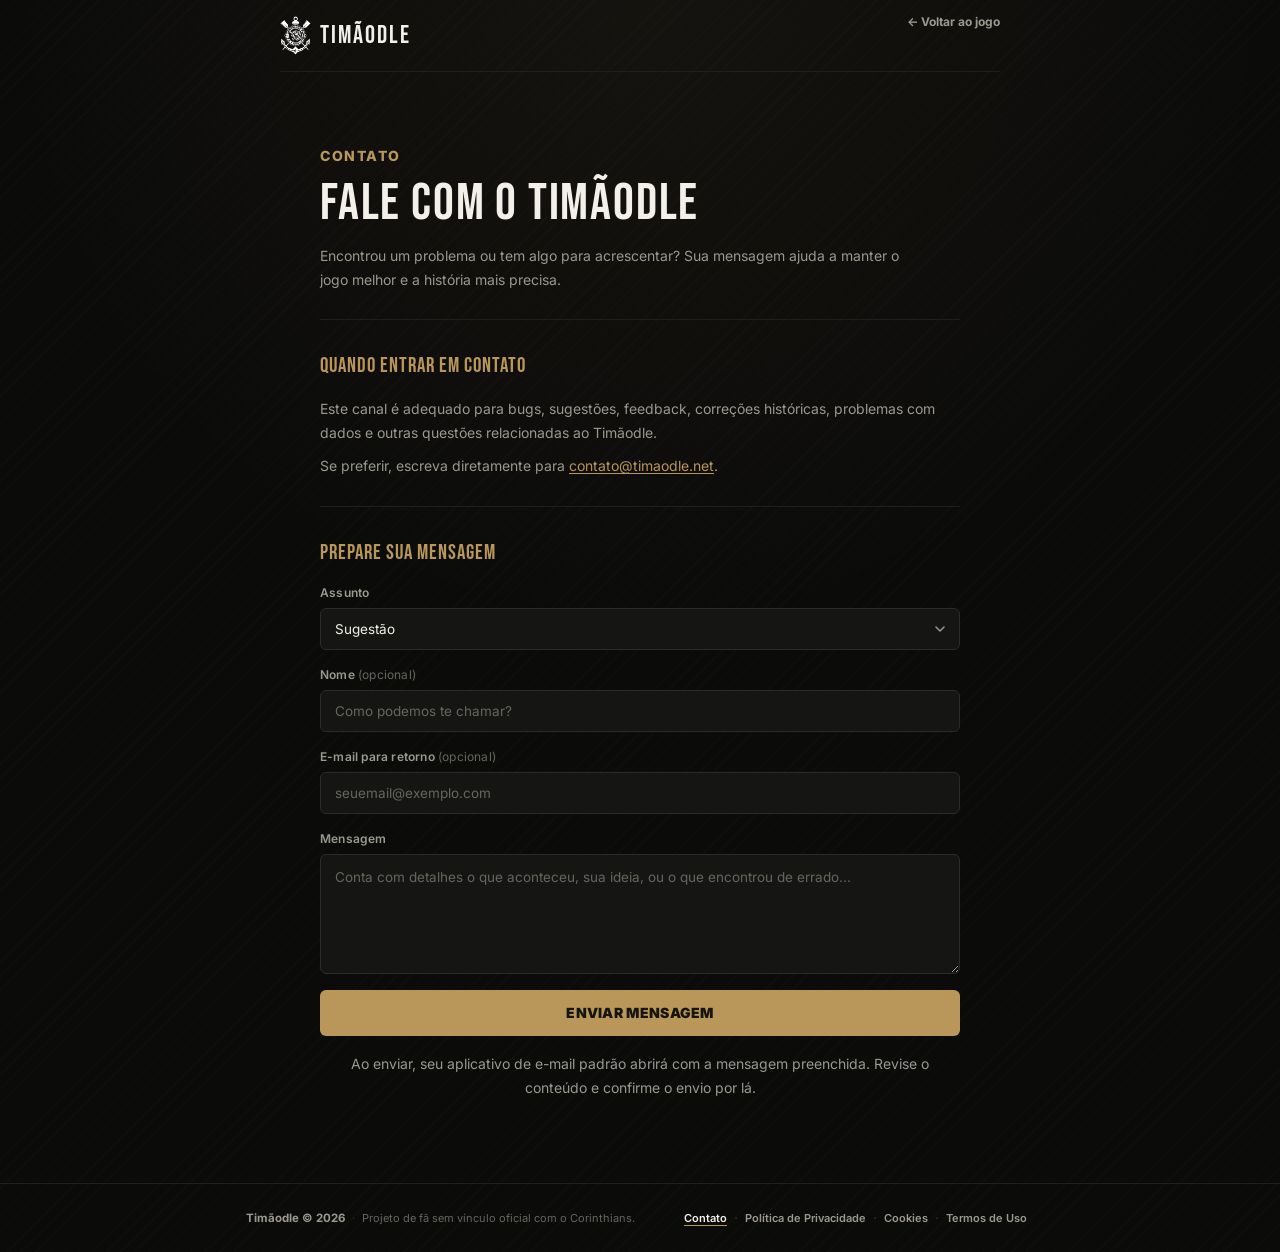
<file: contato.html>
<!DOCTYPE html>
<html lang="pt-BR">

<head>
    <meta charset="UTF-8">
    <meta name="viewport" content="width=device-width, initial-scale=1.0">
    <title>Contato — Timãodle</title>
    <meta name="description" content="Entre em contato com o Timãodle para enviar feedback, relatar bugs ou sugerir correções.">
    <meta name="theme-color" content="#0b0b0a">
    <link rel="icon" type="image/png" sizes="16x16" href="assets/favicon-16.png">
    <link rel="icon" type="image/png" sizes="32x32" href="assets/favicon-32.png">
    <link rel="icon" type="image/png" sizes="48x48" href="assets/favicon-48.png">
    <link rel="apple-touch-icon" sizes="180x180" href="assets/favicon-180.png">
    <link rel="preconnect" href="https://fonts.googleapis.com">
    <link rel="preconnect" href="https://fonts.gstatic.com" crossorigin>
    <link href="https://fonts.googleapis.com/css2?family=Bebas+Neue&family=Inter:wght@400;500;600;700&display=swap" rel="stylesheet">
    <link rel="stylesheet" href="style.css">
</head>

<body class="legal-shell">
    <header class="legal-site-header">
        <a href="index.html" class="legal-brand" aria-label="Timãodle — página inicial">
            <img src="assets/escudo.png" alt="">
            <span>TIMÃODLE</span>
        </a>
        <a href="index.html" class="legal-back">← Voltar ao jogo</a>
    </header>

    <main class="legal-page">
        <div class="legal-intro">
            <p class="legal-kicker">CONTATO</p>
            <h1>Fale com o Timãodle</h1>
            <p class="legal-lead">Encontrou um problema ou tem algo para acrescentar? Sua mensagem ajuda a manter o jogo melhor e a história mais precisa.</p>
        </div>

        <section class="legal-section">
            <h2>Quando entrar em contato</h2>
            <p>Este canal é adequado para bugs, sugestões, feedback, correções históricas, problemas com dados e outras questões relacionadas ao Timãodle.</p>
            <p>Se preferir, escreva diretamente para <a href="mailto:contato@timaodle.net" class="inline-link">contato@timaodle.net</a>.</p>
        </section>

        <section class="legal-section" aria-labelledby="contactFormTitle">
            <h2 id="contactFormTitle">Prepare sua mensagem</h2>
            <form class="contact-form" id="contactForm">
                <div class="form-field">
                    <label for="tipo">Assunto</label>
                    <select id="tipo" name="tipo" required>
                        <option value="Sugestão">Sugestão</option>
                        <option value="Reclamação">Reclamação</option>
                        <option value="Reportar bug">Reportar bug</option>
                        <option value="Outro">Outro</option>
                    </select>
                </div>

                <div class="form-field">
                    <label for="nome">Nome <span class="optional">(opcional)</span></label>
                    <input type="text" id="nome" name="nome" placeholder="Como podemos te chamar?">
                </div>

                <div class="form-field">
                    <label for="email">E-mail para retorno <span class="optional">(opcional)</span></label>
                    <input type="email" id="email" name="email" placeholder="seuemail@exemplo.com">
                </div>

                <div class="form-field">
                    <label for="mensagem">Mensagem</label>
                    <textarea id="mensagem" name="mensagem"
                        placeholder="Conta com detalhes o que aconteceu, sua ideia, ou o que encontrou de errado..."
                        required></textarea>
                </div>

                <button type="submit" class="form-submit-btn">Enviar mensagem</button>

                <p class="form-note">
                    Ao enviar, seu aplicativo de e-mail padrão abrirá com a mensagem preenchida. Revise o conteúdo e confirme o envio por lá.
                </p>
            </form>
        </section>
    </main>

    <footer class="legal-footer utility-footer">
        <div class="footer-inner">
            <p class="footer-identity"><strong>Timãodle © 2026</strong><span>Projeto de fã sem vínculo oficial com o Corinthians.</span></p>
            <nav class="footer-nav" aria-label="Links institucionais"><ul><li><a href="contato.html" aria-current="page">Contato</a></li><li><a href="privacidade.html">Política de Privacidade</a></li><li><a href="cookies.html">Cookies</a></li><li><a href="termos.html">Termos de Uso</a></li></ul></nav>
        </div>
    </footer>

    <script>
        document.getElementById('contactForm').addEventListener('submit', function (e) {
            e.preventDefault();

            const tipo = document.getElementById('tipo').value;
            const nome = document.getElementById('nome').value.trim();
            const email = document.getElementById('email').value.trim();
            const mensagem = document.getElementById('mensagem').value.trim();

            if (!mensagem) {
                alert('Escreva sua mensagem antes de enviar.');
                return;
            }

            const subject = encodeURIComponent(`[Timãodle] ${tipo}`);
            const body = encodeURIComponent(
                `Nome: ${nome || '(não informado)'}\n` +
                `E-mail para retorno: ${email || '(não informado)'}\n\n` +
                `Mensagem:\n${mensagem}`
            );

            window.location.href = `mailto:contato@timaodle.net?subject=${subject}&body=${body}`;
        });
    </script>
</body>

</html>
</file>
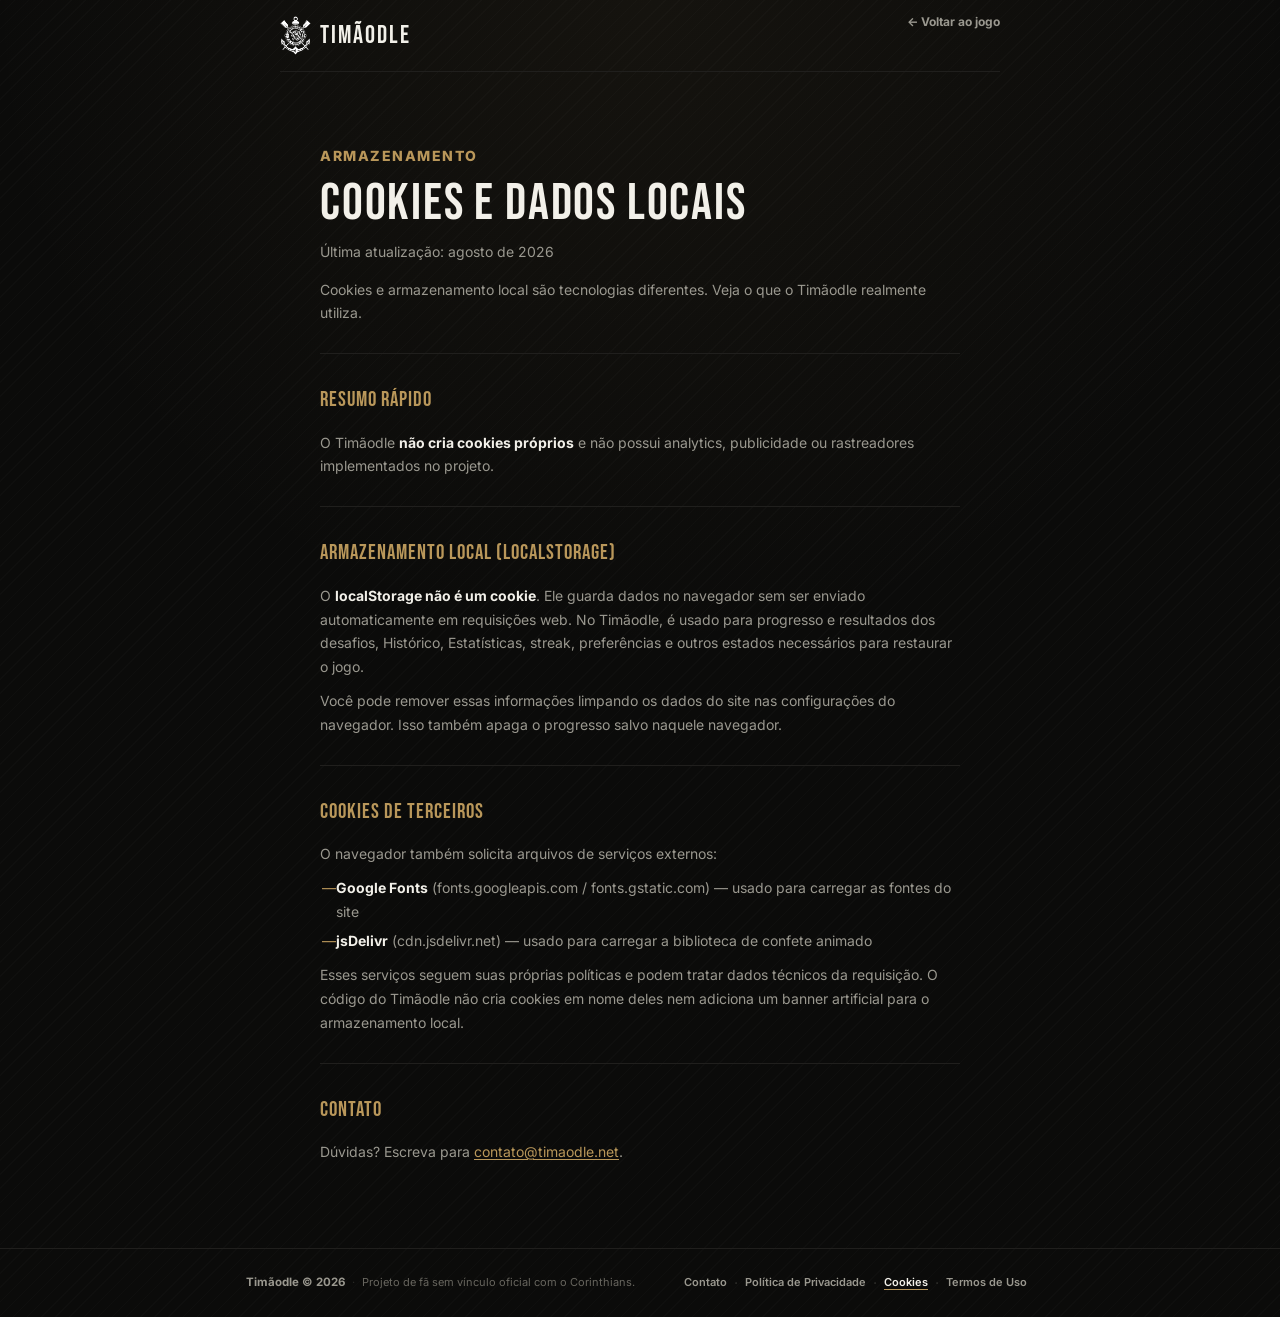
<file: cookies.html>
<!DOCTYPE html>
<html lang="pt-BR">

<head>
    <meta charset="UTF-8">
    <meta name="viewport" content="width=device-width, initial-scale=1.0">
    <title>Cookies — Timãodle</title>
    <meta name="description" content="Entenda como o Timãodle diferencia cookies e armazenamento local no navegador.">
    <meta name="theme-color" content="#0b0b0a">
    <link rel="icon" type="image/png" sizes="16x16" href="assets/favicon-16.png">
    <link rel="icon" type="image/png" sizes="32x32" href="assets/favicon-32.png">
    <link rel="icon" type="image/png" sizes="48x48" href="assets/favicon-48.png">
    <link rel="apple-touch-icon" sizes="180x180" href="assets/favicon-180.png">
    <link rel="preconnect" href="https://fonts.googleapis.com">
    <link rel="preconnect" href="https://fonts.gstatic.com" crossorigin>
    <link href="https://fonts.googleapis.com/css2?family=Bebas+Neue&family=Inter:wght@400;500;600;700&display=swap" rel="stylesheet">
    <link rel="stylesheet" href="style.css">
</head>

<body class="legal-shell">
    <header class="legal-site-header">
        <a href="index.html" class="legal-brand" aria-label="Timãodle — página inicial"><img src="assets/escudo.png" alt=""><span>TIMÃODLE</span></a>
        <a href="index.html" class="legal-back">← Voltar ao jogo</a>
    </header>
    <main class="legal-page">
        <div class="legal-intro">
            <p class="legal-kicker">ARMAZENAMENTO</p>
            <h1>Cookies e dados locais</h1>
            <p class="legal-updated">Última atualização: agosto de 2026</p>
            <p class="legal-lead">Cookies e armazenamento local são tecnologias diferentes. Veja o que o Timãodle realmente utiliza.</p>
        </div>

            <div class="legal-section">
                <h2>Resumo rápido</h2>
                <p>O Timãodle <strong>não cria cookies próprios</strong> e não possui analytics, publicidade ou rastreadores implementados no projeto.</p>
            </div>

            <div class="legal-section">
                <h2>Armazenamento local (localStorage)</h2>
                <p>O <strong>localStorage não é um cookie</strong>. Ele guarda dados no navegador sem ser enviado automaticamente em requisições web. No Timãodle, é usado para progresso e resultados dos desafios, Histórico, Estatísticas, streak, preferências e outros estados necessários para restaurar o jogo.</p>
                <p>Você pode remover essas informações limpando os dados do site nas configurações do navegador. Isso também apaga o progresso salvo naquele navegador.</p>
            </div>

            <div class="legal-section">
                <h2>Cookies de terceiros</h2>
                <p>O navegador também solicita arquivos de serviços externos:</p>
                <ul>
                    <li><strong>Google Fonts</strong> (fonts.googleapis.com / fonts.gstatic.com) — usado para
                        carregar as fontes do site</li>
                    <li><strong>jsDelivr</strong> (cdn.jsdelivr.net) — usado para carregar a biblioteca de confete
                        animado</li>
                </ul>
                <p>Esses serviços seguem suas próprias políticas e podem tratar dados técnicos da requisição. O código do Timãodle não cria cookies em nome deles nem adiciona um banner artificial para o armazenamento local.</p>
            </div>

            <div class="legal-section">
                <h2>Contato</h2>
                <p>Dúvidas? Escreva para
                    <a href="mailto:contato@timaodle.net" class="inline-link">contato@timaodle.net</a>.</p>
            </div>
    </main>
    <footer class="legal-footer utility-footer">
        <div class="footer-inner">
            <p class="footer-identity"><strong>Timãodle © 2026</strong><span>Projeto de fã sem vínculo oficial com o Corinthians.</span></p>
            <nav class="footer-nav" aria-label="Links institucionais"><ul><li><a href="contato.html">Contato</a></li><li><a href="privacidade.html">Política de Privacidade</a></li><li><a href="cookies.html" aria-current="page">Cookies</a></li><li><a href="termos.html">Termos de Uso</a></li></ul></nav>
        </div>
    </footer>
</body>

</html>
</file>
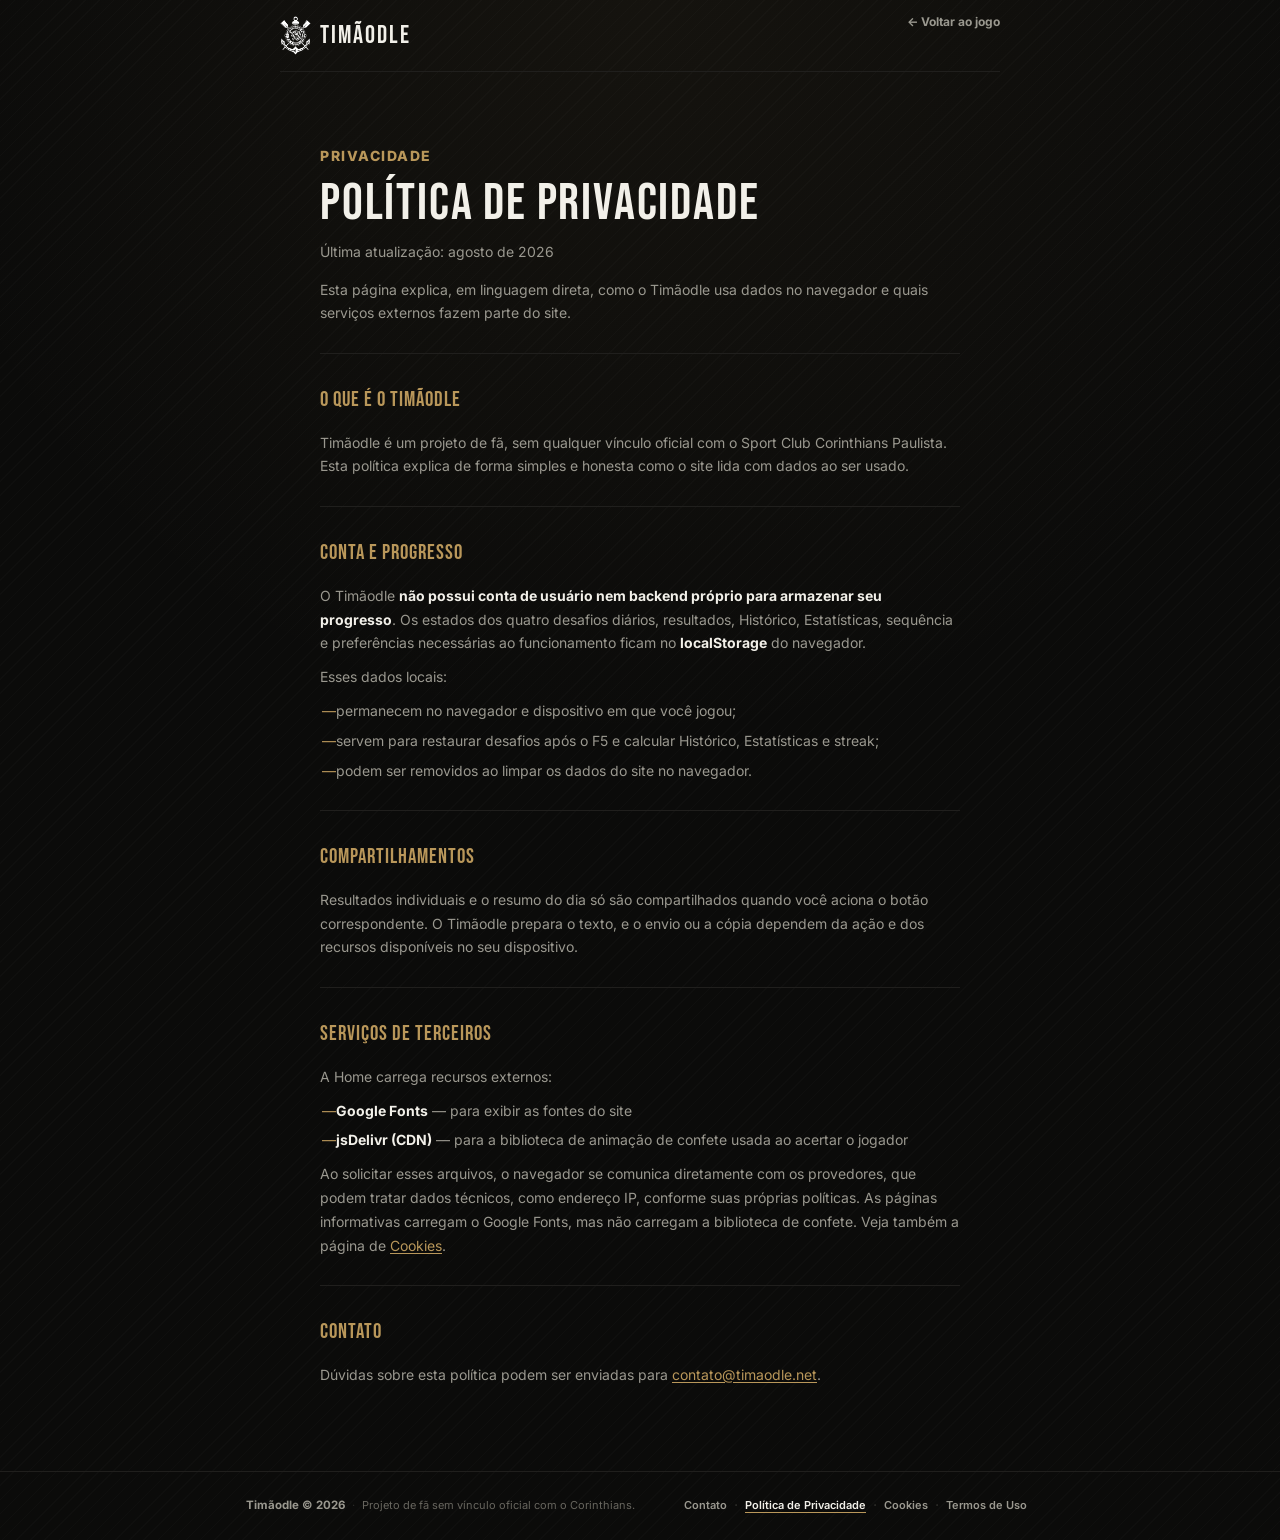
<file: privacidade.html>
<!DOCTYPE html>
<html lang="pt-BR">

<head>
    <meta charset="UTF-8">
    <meta name="viewport" content="width=device-width, initial-scale=1.0">
    <title>Política de Privacidade — Timãodle</title>
    <meta name="description" content="Saiba como o Timãodle usa armazenamento local e recursos externos para manter seu progresso.">
    <meta name="theme-color" content="#0b0b0a">
    <link rel="icon" type="image/png" sizes="16x16" href="assets/favicon-16.png">
    <link rel="icon" type="image/png" sizes="32x32" href="assets/favicon-32.png">
    <link rel="icon" type="image/png" sizes="48x48" href="assets/favicon-48.png">
    <link rel="apple-touch-icon" sizes="180x180" href="assets/favicon-180.png">
    <link rel="preconnect" href="https://fonts.googleapis.com">
    <link rel="preconnect" href="https://fonts.gstatic.com" crossorigin>
    <link href="https://fonts.googleapis.com/css2?family=Bebas+Neue&family=Inter:wght@400;500;600;700&display=swap" rel="stylesheet">
    <link rel="stylesheet" href="style.css">
</head>

<body class="legal-shell">
    <header class="legal-site-header">
        <a href="index.html" class="legal-brand" aria-label="Timãodle — página inicial"><img src="assets/escudo.png" alt=""><span>TIMÃODLE</span></a>
        <a href="index.html" class="legal-back">← Voltar ao jogo</a>
    </header>
    <main class="legal-page">
        <div class="legal-intro">
            <p class="legal-kicker">PRIVACIDADE</p>
            <h1>Política de Privacidade</h1>
            <p class="legal-updated">Última atualização: agosto de 2026</p>
            <p class="legal-lead">Esta página explica, em linguagem direta, como o Timãodle usa dados no navegador e quais serviços externos fazem parte do site.</p>
        </div>

            <div class="legal-section">
                <h2>O que é o Timãodle</h2>
                <p>Timãodle é um projeto de fã, sem qualquer vínculo oficial com o Sport Club Corinthians Paulista.
                    Esta política explica de forma simples e honesta como o site lida com dados ao ser usado.</p>
            </div>

            <div class="legal-section">
                <h2>Conta e progresso</h2>
                <p>O Timãodle <strong>não possui conta de usuário nem backend próprio para armazenar seu progresso</strong>. Os estados dos quatro desafios diários, resultados, Histórico, Estatísticas, sequência e preferências necessárias ao funcionamento ficam no <strong>localStorage</strong> do navegador.</p>
                <p>Esses dados locais:</p>
                <ul>
                    <li>permanecem no navegador e dispositivo em que você jogou;</li>
                    <li>servem para restaurar desafios após o F5 e calcular Histórico, Estatísticas e streak;</li>
                    <li>podem ser removidos ao limpar os dados do site no navegador.</li>
                </ul>
            </div>

            <div class="legal-section">
                <h2>Compartilhamentos</h2>
                <p>Resultados individuais e o resumo do dia só são compartilhados quando você aciona o botão correspondente. O Timãodle prepara o texto, e o envio ou a cópia dependem da ação e dos recursos disponíveis no seu dispositivo.</p>
            </div>

            <div class="legal-section">
                <h2>Serviços de terceiros</h2>
                <p>A Home carrega recursos externos:</p>
                <ul>
                    <li><strong>Google Fonts</strong> — para exibir as fontes do site</li>
                    <li><strong>jsDelivr (CDN)</strong> — para a biblioteca de animação de confete usada ao acertar o
                        jogador</li>
                </ul>
                <p>Ao solicitar esses arquivos, o navegador se comunica diretamente com os provedores, que podem tratar dados técnicos, como endereço IP, conforme suas próprias políticas. As páginas informativas carregam o Google Fonts, mas não carregam a biblioteca de confete. Veja também a página de
                    <a href="cookies.html" class="inline-link">Cookies</a>.</p>
            </div>

            <div class="legal-section">
                <h2>Contato</h2>
                <p>Dúvidas sobre esta política podem ser enviadas para
                    <a href="mailto:contato@timaodle.net" class="inline-link">contato@timaodle.net</a>.</p>
            </div>
    </main>
    <footer class="legal-footer utility-footer">
        <div class="footer-inner">
            <p class="footer-identity"><strong>Timãodle © 2026</strong><span>Projeto de fã sem vínculo oficial com o Corinthians.</span></p>
            <nav class="footer-nav" aria-label="Links institucionais"><ul><li><a href="contato.html">Contato</a></li><li><a href="privacidade.html" aria-current="page">Política de Privacidade</a></li><li><a href="cookies.html">Cookies</a></li><li><a href="termos.html">Termos de Uso</a></li></ul></nav>
        </div>
    </footer>
</body>

</html>
</file>
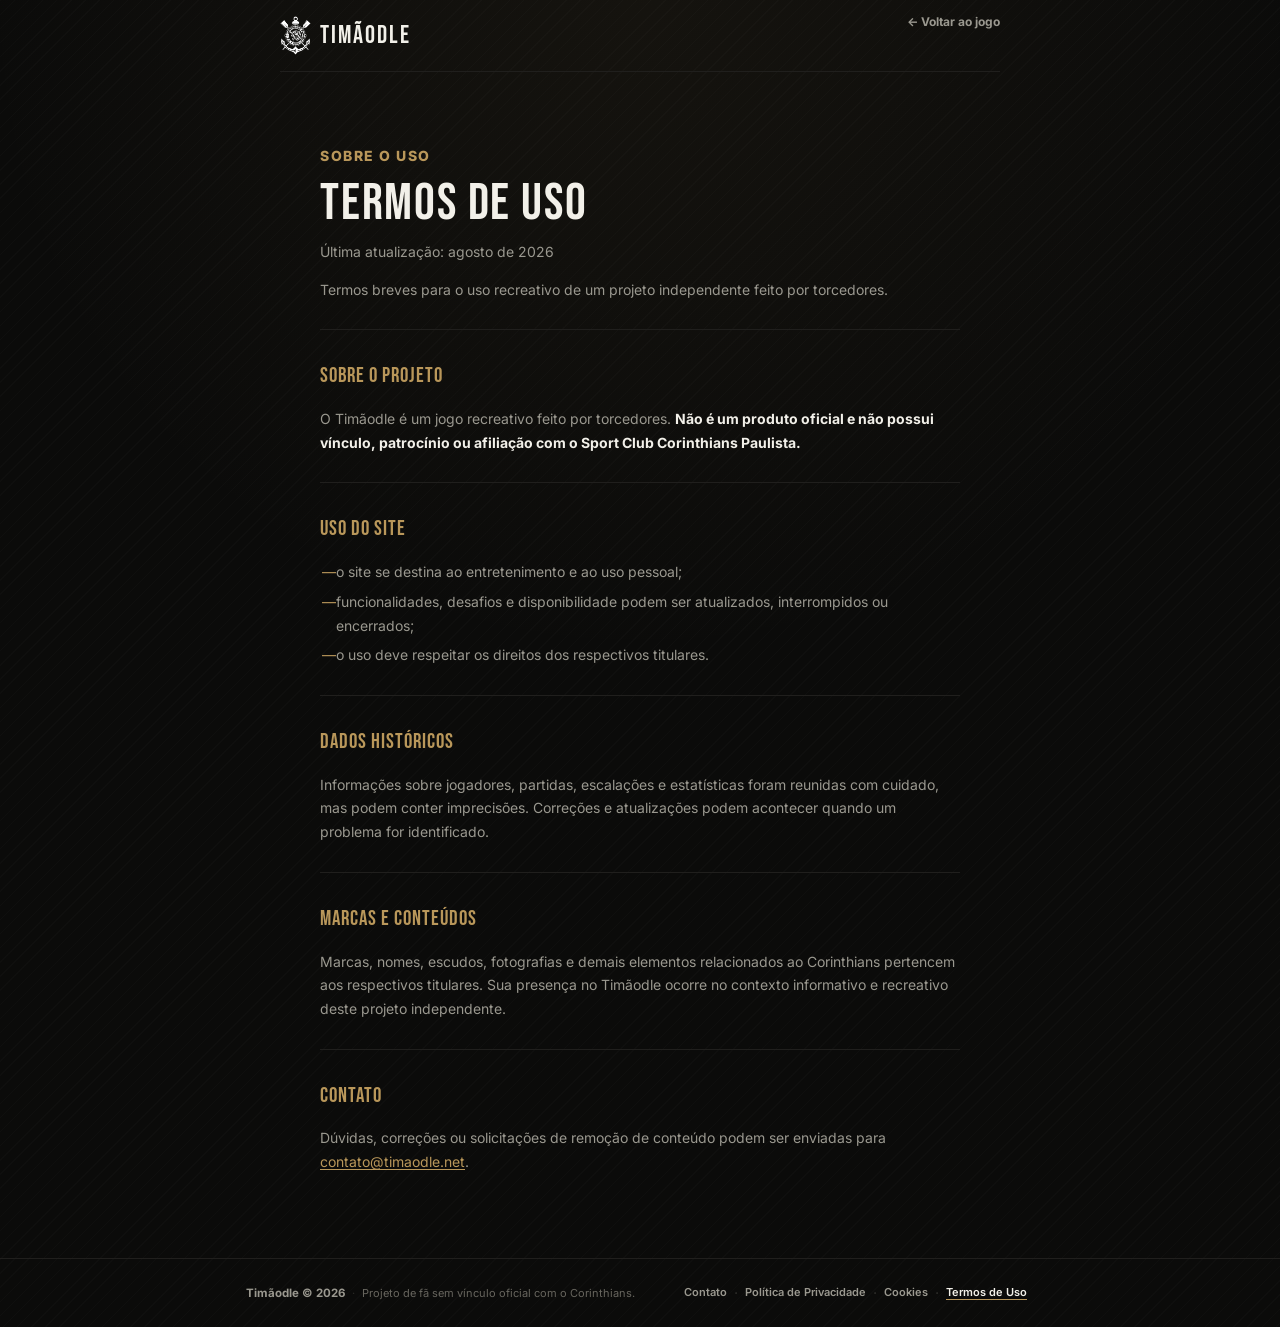
<file: termos.html>
<!DOCTYPE html>
<html lang="pt-BR">

<head>
    <meta charset="UTF-8">
    <meta name="viewport" content="width=device-width, initial-scale=1.0">
    <title>Termos de Uso — Timãodle</title>
    <meta name="description" content="Consulte os termos de uso do Timãodle, um projeto recreativo e independente feito por torcedores.">
    <meta name="theme-color" content="#0b0b0a">
    <link rel="icon" type="image/png" sizes="16x16" href="assets/favicon-16.png">
    <link rel="icon" type="image/png" sizes="32x32" href="assets/favicon-32.png">
    <link rel="icon" type="image/png" sizes="48x48" href="assets/favicon-48.png">
    <link rel="apple-touch-icon" sizes="180x180" href="assets/favicon-180.png">
    <link rel="preconnect" href="https://fonts.googleapis.com">
    <link rel="preconnect" href="https://fonts.gstatic.com" crossorigin>
    <link href="https://fonts.googleapis.com/css2?family=Bebas+Neue&family=Inter:wght@400;500;600;700&display=swap" rel="stylesheet">
    <link rel="stylesheet" href="style.css">
</head>

<body class="legal-shell">
    <header class="legal-site-header">
        <a href="index.html" class="legal-brand" aria-label="Timãodle — página inicial"><img src="assets/escudo.png" alt=""><span>TIMÃODLE</span></a>
        <a href="index.html" class="legal-back">← Voltar ao jogo</a>
    </header>
    <main class="legal-page">
        <div class="legal-intro">
            <p class="legal-kicker">SOBRE O USO</p>
            <h1>Termos de Uso</h1>
            <p class="legal-updated">Última atualização: agosto de 2026</p>
            <p class="legal-lead">Termos breves para o uso recreativo de um projeto independente feito por torcedores.</p>
        </div>

            <div class="legal-section">
                <h2>Sobre o projeto</h2>
                <p>O Timãodle é um jogo recreativo feito por torcedores. <strong>Não é um produto oficial e não possui vínculo, patrocínio ou afiliação com o Sport Club Corinthians Paulista.</strong></p>
            </div>

            <div class="legal-section">
                <h2>Uso do site</h2>
                <ul>
                    <li>o site se destina ao entretenimento e ao uso pessoal;</li>
                    <li>funcionalidades, desafios e disponibilidade podem ser atualizados, interrompidos ou encerrados;</li>
                    <li>o uso deve respeitar os direitos dos respectivos titulares.</li>
                </ul>
            </div>

            <div class="legal-section">
                <h2>Dados históricos</h2>
                <p>Informações sobre jogadores, partidas, escalações e estatísticas foram reunidas com cuidado, mas podem conter imprecisões. Correções e atualizações podem acontecer quando um problema for identificado.</p>
            </div>

            <div class="legal-section">
                <h2>Marcas e conteúdos</h2>
                <p>Marcas, nomes, escudos, fotografias e demais elementos relacionados ao Corinthians pertencem aos respectivos titulares. Sua presença no Timãodle ocorre no contexto informativo e recreativo deste projeto independente.</p>
            </div>

            <div class="legal-section">
                <h2>Contato</h2>
                <p>Dúvidas, correções ou solicitações de remoção de conteúdo podem ser enviadas para
                    <a href="mailto:contato@timaodle.net" class="inline-link">contato@timaodle.net</a>.</p>
            </div>
    </main>
    <footer class="legal-footer utility-footer">
        <div class="footer-inner">
            <p class="footer-identity"><strong>Timãodle © 2026</strong><span>Projeto de fã sem vínculo oficial com o Corinthians.</span></p>
            <nav class="footer-nav" aria-label="Links institucionais"><ul><li><a href="contato.html">Contato</a></li><li><a href="privacidade.html">Política de Privacidade</a></li><li><a href="cookies.html">Cookies</a></li><li><a href="termos.html" aria-current="page">Termos de Uso</a></li></ul></nav>
        </div>
    </footer>
</body>

</html>
</file>
<file: style.css>
/* ==========================================================================
   TIMÃODLE — DESIGN TOKENS
   Paleta: preto/branco do clube + ouro sóbrio como acento pontual.
   Tipografia: Bebas Neue (display, "placar de estádio") + Inter (corpo/UI).
   ========================================================================== */
:root {
    --bg: #0b0b0a;
    --surface: #151513;
    --surface-2: #1c1c1a;
    --line: #2b2b28;
    --line-soft: #201f1d;

    --ink: #f2f0e9;
    --ink-muted: #9a988f;
    --ink-faint: #67655e;

    --gold: #b9975a;
    --gold-soft: rgba(185, 151, 90, 0.16);

    --ok: #263a2d;
    --ok-line: #3f5a46;
    --mid: #96732c;
    --mid-line: #c89b41;
    --bad: #963632;
    --bad-line: #c84f41;

    --radius-s: 6px;
    --radius-m: 10px;
    --radius-l: 16px;

    --font-display: 'Bebas Neue', Impact, 'Arial Narrow', sans-serif;
    --font-body: 'Inter', Arial, sans-serif;

    /* Shell global: um único eixo para header, conteúdo e footer. */
    --shell-max-width: 760px;
    --shell-gutter: clamp(12px, 2vw, 16px);
    --shell-inline-space: max(
        var(--shell-gutter),
        calc((100vw - var(--shell-max-width)) / 2 + var(--shell-gutter))
    );
}

* {
    box-sizing: border-box;
    margin: 0;
    padding: 0;
}

html {
    -webkit-tap-highlight-color: transparent;
    width: 100%;
}

body {
    font-family: var(--font-body);
    background-color: var(--bg);
    background-image:
        radial-gradient(circle at 50% 0%, rgba(185, 151, 90, 0.06), transparent 45%),
        repeating-linear-gradient(135deg, rgba(255, 255, 255, 0.015) 0px, rgba(255, 255, 255, 0.015) 1px, transparent 1px, transparent 10px);
    color: var(--ink);
    display: flex;
    flex-direction: column;
    align-items: center;
    width: 100%;
    min-height: 100vh;
    /* Defesa final para widgets fixos e animações; os containers do shell
       continuam dimensionados para não depender deste recorte. */
    overflow-x: hidden;
    overflow-x: clip;
}

/* Só a página principal do jogo (index.html) trava a altura da tela —
   páginas de texto (Contato, Privacidade, Cookies, Termos) continuam
   rolando normalmente, do jeito que já funcionava. */
body.app-shell {
    min-height: 0;
    height: 100vh;
    height: 100dvh;
    overflow: hidden;
}

::selection {
    background: var(--gold-soft);
    color: var(--ink);
}

button:focus-visible,
input:focus-visible {
    outline: 2px solid var(--gold);
    outline-offset: 2px;
}

/* Iconografia da interface: traço monocromático, herdando a cor do controle. */
.ui-icon {
    width: 1em;
    height: 1em;
    display: inline-block;
    flex: 0 0 auto;
    fill: none;
    stroke: currentColor;
    stroke-width: 1.8;
    stroke-linecap: round;
    stroke-linejoin: round;
    vertical-align: -0.12em;
}

.ui-icon .icon-fill {
    fill: currentColor;
    stroke: none;
}

.main-wrapper {
    width: 100%;
    max-width: var(--shell-max-width);
    min-height: 100vh;
    display: flex;
    flex-direction: column;
    align-items: center;
    padding: 0 var(--shell-gutter);
}

/* Dentro do app-shell (index.html), o wrapper preenche o espaço restante
   abaixo do header fixo, sem forçar altura mínima própria — assim o footer
   fica sempre visível na base, e só a área de conteúdo rola quando precisa. */
.app-shell .main-wrapper {
    width: 100%;
    max-width: none;
    min-height: 0;
    flex: 1;
    padding-left: 0;
    padding-right: 0;
    overflow: hidden;
}

/* Área central entre o header fixo e o footer — o conteúdo
   ativo (menu inicial ou tela de jogo) fica centralizado aqui. */
.page-content {
    width: 100%;
    flex: 1;
    min-height: 0;
    display: flex;
    flex-direction: column;
    align-items: center;
    padding: 20px 0;
    overflow-y: auto;
}

.app-shell .page-content {
    width: 100%;
    padding-left: var(--shell-inline-space);
    padding-right: var(--shell-inline-space);
    scrollbar-width: thin;
    scrollbar-color: var(--gold) #11110f;
}

/* ==========================================================================
   HEADER / LOGO
   ========================================================================== */
.pokedle-header {
    position: sticky;
    top: 0;
    z-index: 60;
    width: 100%;
    flex-shrink: 0;
    background-color: rgba(11, 11, 10, 0.92);
    backdrop-filter: blur(10px);
    -webkit-backdrop-filter: blur(10px);
    border-bottom: 1px solid var(--line-soft);
}

.header-inner {
    width: 100%;
    max-width: var(--shell-max-width);
    margin: 0 auto;
    padding: 12px var(--shell-gutter);
    display: grid;
    grid-template-columns: minmax(0, 1fr) auto;
    align-items: center;
    gap: 24px;
}

.header-branding {
    min-width: 0;
    display: grid;
    grid-template-columns: auto minmax(0, 1fr);
    align-items: center;
    gap: 10px;
}

.header-copy {
    display: flex;
    min-width: 0;
    flex-direction: column;
    align-items: flex-start;
    gap: 2px;
}

.logo-shield {
    width: 38px;
    height: auto;
    display: block;
    flex-shrink: 0;
}

.header-copy h1 {
    font-family: var(--font-display);
    color: var(--ink);
    font-size: 36px;
    letter-spacing: 3px;
    line-height: 1;
    font-weight: 400;
}

.icon-btn {
    background: var(--surface);
    border: 1px solid var(--line);
    font-size: 15px;
    cursor: pointer;
    width: 44px;
    height: 44px;
    border-radius: 50%;
    transition: border-color 0.15s ease, transform 0.1s ease, background-color 0.15s ease;
    color: var(--ink-muted);
    display: flex;
    align-items: center;
    justify-content: center;
    flex-shrink: 0;
}

.icon-btn:hover {
    background-color: var(--surface-2);
    border-color: var(--gold);
    color: var(--ink);
    transform: translateY(-1px);
}

.subtitle {
    font-size: 12.5px;
    font-family: var(--font-body);
    font-weight: 500;
    color: var(--ink-faint);
    letter-spacing: 0.3px;
    width: auto;
    max-width: 100%;
    margin: 0;
    text-align: left;
}

/* ==========================================================================
   AJUDA (?)
   ========================================================================== */
.help-container {
    position: relative;
    display: inline-block;
}

.help-btn {
    font-family: var(--font-body);
    font-weight: 700;
    width: auto;
    min-width: 44px;
    padding: 0 14px;
    gap: 7px;
    border-radius: var(--radius-s);
    font-size: 12px;
    letter-spacing: 0.35px;
    text-transform: uppercase;
}

.help-label {
    white-space: nowrap;
}

/* ==========================================================================
   TELA INICIAL / MENU DE MODOS
   ========================================================================== */
.home-menu {
    width: 100%;
    max-width: 920px;
    display: flex;
    flex-direction: column;
    align-items: stretch;
    gap: clamp(18px, 2.2vw, 26px);
    margin: auto 0;
}

.welcome-greeting {
    font-size: 14px;
    color: var(--ink-muted);
    text-align: center;
}

.welcome-greeting strong {
    color: var(--gold);
}

.home-daily-info {
    display: flex;
    justify-content: space-between;
    gap: 12px 24px;
    padding: 4px 0 18px;
    width: 100%;
    color: var(--ink-faint);
    border-bottom: 1px solid var(--line-soft);
}

.home-daily-timer,
.home-daily-yesterday {
    font-size: 13px;
    font-weight: 600;
    color: var(--ink-muted);
}

.home-daily-timer strong,
.home-daily-yesterday strong {
    color: var(--ink);
    font-weight: 800;
}

.home-modes,
.home-personal {
    width: 100%;
}

.home-section-title {
    margin: 0 0 10px;
    color: var(--ink-muted);
    font-family: var(--font-display);
    font-size: 14px;
    font-weight: 700;
    letter-spacing: 1.4px;
}

.mode-buttons-container {
    display: grid;
    grid-template-columns: repeat(2, minmax(0, 1fr));
    gap: clamp(12px, 1.6vw, 16px);
    width: 100%;
}

.pokedle-btn {
    background: var(--surface);
    border: 1px solid var(--line);
    border-radius: var(--radius-m);
    padding: clamp(13px, 2vw, 16px) clamp(14px, 2.25vw, 18px);
    display: flex;
    flex-direction: column;
    align-items: flex-start;
    min-height: 142px;
    gap: 10px;
    text-align: left;
    cursor: pointer;
    transition: border-color 0.15s ease, transform 0.12s ease, background-color 0.15s ease;
}

.pokedle-btn.disabled {
    cursor: not-allowed;
    opacity: 0.45;
}

.pokedle-btn.disabled:hover {
    background: var(--surface);
    border-color: var(--line);
    transform: none;
}

.pokedle-btn:hover {
    background: var(--surface-2);
    border-color: var(--gold);
    transform: translateY(-2px);
}

.pokedle-btn:active {
    transform: translateY(0);
}

.btn-title {
    font-family: var(--font-display);
    color: var(--ink);
    font-size: clamp(20px, 2.75vw, 22px);
    letter-spacing: 2.2px;
    line-height: 1;
    font-weight: 700;
}

.btn-pill {
    background: transparent;
    border: 0;
    padding: 0;
    width: 100%;
    text-align: left;
}

.pill-text {
    font-size: 12px;
    color: var(--ink-faint);
    font-family: var(--font-body);
    font-weight: 600;
    letter-spacing: 0.2px;
}

.home-progress-card {
    width: 100%;
    padding: clamp(16px, 2vw, 20px) 0;
    background: transparent;
    border-top: 1px solid var(--line-soft);
    border-bottom: 1px solid var(--line-soft);
}

.home-progress-heading {
    display: flex;
    justify-content: space-between;
    align-items: center;
    gap: clamp(10px, 2.78vw, 16px);
}

.home-progress-kicker {
    display: block;
    color: var(--ink);
    font-family: var(--font-display);
    font-size: clamp(18px, 2.2vw, 22px);
    font-weight: 700;
    letter-spacing: 1.4px;
}

.home-progress-heading p {
    margin-top: 3px;
    color: var(--ink-muted);
    font-size: 12px;
    line-height: 1.35;
}

.home-progress-score {
    flex-shrink: 0;
    display: flex;
    flex-direction: column;
    align-items: flex-end;
}

.home-progress-score strong {
    flex-shrink: 0;
    color: var(--gold);
    font-family: var(--font-display);
    font-size: clamp(34px, 4vw, 42px);
    line-height: 1;
}

.home-progress-score span {
    margin-top: 3px;
    color: var(--ink-muted);
    font-size: 8px;
    font-weight: 800;
    letter-spacing: 1px;
}

.home-progress-track {
    height: 6px;
    margin-top: 11px;
    overflow: hidden;
    background: var(--page-bg);
    border: 1px solid var(--line-soft);
    border-radius: 999px;
}

.home-progress-track span {
    display: block;
    width: 0;
    height: 100%;
    background: var(--gold);
    border-radius: inherit;
    transition: width 0.25s ease;
}

.home-progress-card.is-complete {
    border-color: color-mix(in srgb, var(--gold) 60%, var(--line));
}

.home-progress-card.is-complete .home-progress-kicker {
    color: var(--gold);
}

.home-streak {
    display: grid;
    grid-template-columns: repeat(2, minmax(0, 1fr));
    gap: 0;
    border-top: 1px solid var(--line-soft);
    border-bottom: 1px solid var(--line-soft);
}

.home-streak > div {
    min-width: 0;
    padding: 14px 16px;
}

.home-streak > div + div {
    border-left: 1px solid var(--line-soft);
}

.home-streak-label {
    display: flex;
    color: var(--ink-muted);
    font-size: 9px;
    font-weight: 800;
    letter-spacing: 0.7px;
    align-items: center;
    gap: 5px;
}

.home-streak strong {
    display: block;
    margin-top: 5px;
    min-width: 0;
    color: var(--ink);
    font-size: clamp(13px, 1.8vw, 14px);
    line-height: 1.15;
}

.home-streak small {
    display: block;
    margin-top: 5px;
    color: var(--ink);
    font-size: clamp(13px, 1.8vw, 14px);
    font-weight: 700;
}

.home-share-day-btn {
    width: 100%;
    min-height: 44px;
    padding: 11px 16px;
    background: var(--gold);
    border: 1px solid var(--gold);
    border-radius: var(--radius-s);
    color: #090908;
    font-family: var(--font-body);
    font-size: 12px;
    font-weight: 900;
    letter-spacing: 0.7px;
    cursor: pointer;
    transition: background 0.16s ease, border-color 0.16s ease, transform 0.16s ease;
}

.home-share-day-btn:hover {
    background: #c9a760;
    border-color: #c9a760;
}

.home-share-day-btn:active {
    transform: translateY(1px);
}

.home-share-day-btn:focus-visible {
    outline: 3px solid var(--ink);
    outline-offset: 2px;
}

.home-share-day-btn:disabled {
    cursor: default;
    opacity: 0.55;
}

.home-stats-btn {
    width: 100%;
    padding: 9px 14px;
    background: transparent;
    border: 1px solid var(--line);
    border-radius: var(--radius-s);
    color: var(--ink-muted);
    font-family: var(--font-body);
    font-size: 11px;
    font-weight: 800;
    letter-spacing: 0.6px;
    text-transform: uppercase;
    cursor: pointer;
}

.home-stats-btn:hover {
    background: var(--surface-2);
    border-color: var(--gold);
}

.home-secondary-actions {
    width: 100%;
    display: flex;
    gap: 8px;
    margin-top: 10px;
}

.home-secondary-actions .home-stats-btn {
    flex: 1;
    min-width: 0;
    min-height: 42px;
    max-width: none;
}

.home-history-btn {
    color: var(--ink-muted);
    border-color: var(--line);
}

.home-completion-summary {
    display: grid;
    grid-template-columns: repeat(2, minmax(0, 1fr));
    gap: clamp(6px, 1vw, 8px);
    margin-top: 13px;
    padding-top: 12px;
    border-top: 1px solid var(--line);
}

.home-completion-summary > div {
    min-width: 0;
    padding: 8px 0;
}

.home-completion-summary span,
.home-completion-summary strong {
    display: block;
}

.home-completion-summary span {
    overflow: hidden;
    color: var(--ink-muted);
    font-size: 8px;
    font-weight: 800;
    letter-spacing: 0.65px;
    text-overflow: ellipsis;
    white-space: nowrap;
}

.home-completion-summary strong {
    margin-top: 3px;
    overflow-wrap: anywhere;
    color: var(--ink);
    font-size: 11px;
    line-height: 1.25;
}

.home-completion-actions:not(.hidden) {
    display: flex;
    justify-content: center;
    margin-top: 12px;
}

.home-progress-card.celebrate-once {
    animation: home-completion-reveal 0.7s ease-out;
}

@keyframes home-completion-reveal {
    0% { transform: scale(0.97); opacity: 0.72; }
    55% { transform: scale(1.015); box-shadow: 0 0 24px rgba(212, 175, 55, 0.25), inset 3px 0 0 var(--gold); }
    100% { transform: scale(1); opacity: 1; }
}

.mode-progress-status {
    width: 100%;
    padding-top: clamp(7px, 1.125vw, 9px);
    border-top: 1px solid var(--line-soft);
    display: flex;
    align-items: baseline;
    justify-content: center;
    flex-wrap: wrap;
    gap: 4px 8px;
    font-family: var(--font-body);
    line-height: 1.2;
}

.mode-progress-status strong {
    color: var(--ink-muted);
    font-size: 10px;
    letter-spacing: 0.75px;
}

.mode-progress-status span {
    color: var(--ink-faint);
    font-size: clamp(10.5px, 1.45vw, 11px);
    font-weight: 600;
}

.mode-entry {
    margin-top: auto;
    color: var(--ink);
    font-size: 9px;
    font-weight: 800;
    letter-spacing: 0.8px;
}

.pokedle-btn:hover .mode-entry,
.pokedle-btn:focus-visible .mode-entry {
    color: var(--gold);
}

.pokedle-btn.is-in-progress {
    border-color: color-mix(in srgb, var(--gold) 58%, var(--line));
}

.pokedle-btn.is-in-progress .mode-progress-status strong,
.pokedle-btn.is-completed .mode-progress-status strong {
    color: var(--gold);
}

.pokedle-btn.is-completed {
    background: linear-gradient(135deg, var(--surface-2), var(--surface));
    border-color: var(--line);
}

@media (max-width: 480px) {
    .home-progress-card.is-complete {
        box-shadow: none;
    }
}

@media (max-width: 640px) {
    .home-menu {
        gap: 18px;
        margin: 0;
    }

    .mode-buttons-container {
        grid-template-columns: 1fr;
        gap: 10px;
    }

    .pokedle-btn {
        min-height: 0;
        padding: 15px 16px;
    }

    .home-daily-info {
        flex-direction: column;
        gap: 5px;
        text-align: center;
    }

    .home-progress-heading {
        align-items: flex-start;
    }

    .home-progress-heading p {
        max-width: 220px;
    }
}

.integrated-stats-modal-content {
    max-width: 680px;
    max-height: min(84vh, 760px);
    padding: 0;
    display: flex;
    flex-direction: column;
    overflow: hidden;
    text-align: left;
}

.integrated-stats-header {
    flex-shrink: 0;
    padding: 22px 24px 16px;
    display: flex;
    align-items: center;
    justify-content: space-between;
    gap: 16px;
    background: var(--surface);
    border-bottom: 1px solid var(--line-soft);
}

.integrated-stats-header h2 {
    margin: 0;
    color: var(--gold);
}

.stats-close-btn {
    position: static;
    flex-shrink: 0;
    width: 44px;
    height: 44px;
    background: transparent;
    border: 1px solid var(--line);
    border-radius: 50%;
    color: var(--ink-muted);
    font-size: 22px;
    cursor: pointer;
}

.stats-close-btn:hover {
    color: var(--ink);
    border-color: var(--gold);
}

.integrated-stats-scroll {
    min-height: 0;
    padding: 18px 24px 24px;
    overflow-y: auto;
    overscroll-behavior: contain;
    -webkit-overflow-scrolling: touch;
    scrollbar-width: thin;
    scrollbar-color: var(--gold) var(--surface);
}

.integrated-stats-scroll::-webkit-scrollbar {
    width: 8px;
}

.integrated-stats-scroll::-webkit-scrollbar-track {
    background: var(--surface);
}

.integrated-stats-scroll::-webkit-scrollbar-thumb {
    background: var(--gold);
    border: 2px solid var(--surface);
    border-radius: 999px;
}

body.modal-open .page-content {
    overflow: hidden;
}

.integrated-stats-modal-content.help-modal-content {
    width: min(700px, calc(100vw - 32px));
    max-width: 700px;
    max-height: calc(100vh - 32px);
    max-height: min(calc(100dvh - 32px), 820px);
}

.help-intro {
    margin-bottom: 14px;
    color: var(--ink);
    font-size: 13px;
    font-weight: 600;
    line-height: 1.55;
}

.help-mode-grid {
    display: grid;
    grid-template-columns: repeat(auto-fit, minmax(min(280px, 100%), 1fr));
    gap: 12px;
}

.help-mode-card,
.help-progress-card {
    min-width: 0;
    padding: 14px;
    background: var(--surface-2);
    border: 1px solid var(--line);
    border-radius: var(--radius-m);
}

.help-mode-card h3,
.help-progress-card h3 {
    margin-bottom: 6px;
    color: var(--gold);
    font-family: var(--font-display);
    font-size: 16px;
    letter-spacing: 0.8px;
}

.help-mode-card p,
.help-progress-card p {
    color: var(--ink-muted);
    font-size: 12px;
    line-height: 1.5;
    word-break: normal;
    overflow-wrap: break-word;
}

.help-progress-card {
    margin-top: 10px;
    border-color: color-mix(in srgb, var(--gold) 42%, var(--line));
}

.stats-empty-state {
    padding: 22px 8px;
    color: var(--ink-muted);
    font-size: 13px;
    line-height: 1.5;
    text-align: center;
}

.integrated-mode-stats {
    display: grid;
    gap: 8px;
}

.integrated-stats-general {
    margin-bottom: 16px;
    padding-bottom: 14px;
    border-bottom: 1px solid var(--line-soft);
}

.integrated-stats-primary {
    display: grid;
    grid-template-columns: repeat(2, minmax(0, 1fr));
    gap: 24px;
    align-items: stretch;
}

.integrated-streak-summary,
.integrated-completion-summary {
    min-width: 0;
    padding: 4px 0 12px;
}

.integrated-streak-summary {
    display: grid;
    grid-template-columns: minmax(0, 1fr) auto;
    gap: 16px;
    align-items: end;
}

.integrated-streak-current strong,
.integrated-streak-current span,
.integrated-streak-record strong,
.integrated-streak-record span,
.integrated-streak-record small,
.integrated-completion-summary > span,
.integrated-completion-values strong,
.integrated-completion-values span {
    display: block;
}

.integrated-stat-label {
    color: var(--ink);
    font-size: 11px;
    font-weight: 800;
    letter-spacing: 0.65px;
    text-transform: uppercase;
}

.integrated-streak-current strong {
    margin-top: 5px;
    color: var(--gold);
    font-family: var(--font-display);
    font-size: clamp(36px, 5vw, 48px);
    font-weight: 400;
    line-height: 0.95;
}

.integrated-stat-context {
    margin-top: 7px;
    color: var(--ink-muted);
    font-size: 11px;
    font-weight: 600;
}

.integrated-streak-record {
    padding-left: 16px;
    border-left: 1px solid var(--line-soft);
    text-align: center;
}

.integrated-streak-record span,
.integrated-streak-record small,
.integrated-completion-values span {
    color: var(--ink-muted);
    font-size: 10px;
    font-weight: 700;
    letter-spacing: 0.4px;
    text-transform: uppercase;
}

.integrated-streak-record strong {
    margin: 4px 0 2px;
    color: var(--ink);
    font-family: var(--font-display);
    font-size: 28px;
    font-weight: 400;
    line-height: 1;
}

.integrated-completion-summary {
    border-left: 1px solid var(--line-soft);
    padding-left: 24px;
}

.integrated-completion-values {
    display: grid;
    grid-template-columns: repeat(2, minmax(0, 1fr));
    gap: 16px;
    margin-top: 10px;
}

.integrated-completion-values > div + div {
    padding-left: 16px;
    border-left: 1px solid var(--line-soft);
}

.integrated-completion-values strong {
    color: var(--gold);
    font-family: var(--font-display);
    font-size: 30px;
    font-weight: 400;
    line-height: 1;
}

.integrated-completion-values span {
    margin-top: 5px;
}

.integrated-stats-secondary {
    margin: 0;
    padding: 11px 0;
    display: grid;
    grid-template-columns: repeat(3, minmax(0, 1fr));
    border-top: 1px solid var(--line-soft);
    border-bottom: 1px solid var(--line-soft);
}

.integrated-stats-secondary > div {
    min-width: 0;
    padding: 0 14px;
    display: flex;
    align-items: baseline;
    justify-content: center;
    gap: 7px;
    text-align: center;
}

.integrated-stats-secondary > div + div {
    border-left: 1px solid var(--line-soft);
}

.integrated-stats-secondary dt {
    color: var(--ink-muted);
    font-size: 10px;
    font-weight: 700;
    line-height: 1.25;
    text-transform: uppercase;
}

.integrated-stats-secondary dd {
    margin: 0;
    color: var(--ink);
    font-size: 16px;
    font-weight: 800;
}

.integrated-stats-registered {
    margin: 9px 0 0;
    display: flex;
    align-items: baseline;
    justify-content: center;
    gap: 6px;
    color: var(--ink-faint);
    font-size: 10px;
    line-height: 1.4;
    text-align: center;
}

.integrated-stats-registered strong {
    color: var(--ink-muted);
    font-size: 12px;
}

.integrated-stats-registered small {
    font-size: inherit;
}

.integrated-mode-grid {
    display: grid;
    grid-template-columns: repeat(2, minmax(0, 1fr));
    gap: 10px;
}

.integrated-mode-card {
    min-width: 0;
    padding: 16px;
    background: rgba(255, 255, 255, 0.025);
    border: 1px solid var(--line);
    border-radius: var(--radius-m);
}

.integrated-mode-card h3 {
    margin-bottom: 9px;
    color: var(--ink);
    font-family: var(--font-display);
    font-size: 16px;
    letter-spacing: 1px;
}

.integrated-mode-primary {
    display: grid;
    grid-template-columns: repeat(auto-fit, minmax(88px, 1fr));
    gap: 12px;
    padding-bottom: 12px;
}

.integrated-mode-primary > div {
    min-width: 0;
}

.integrated-mode-primary strong,
.integrated-mode-primary span {
    display: block;
}

.integrated-mode-primary strong {
    color: var(--gold);
    font-family: var(--font-display);
    font-size: 26px;
    font-weight: 400;
    line-height: 1;
}

.integrated-mode-primary span {
    margin-top: 5px;
    color: var(--ink-muted);
    font-size: 10px;
    font-weight: 700;
    line-height: 1.3;
    text-transform: uppercase;
}

.integrated-mode-secondary {
    margin: 0;
    padding: 9px 0;
    display: flex;
    flex-wrap: wrap;
    gap: 5px 14px;
    border-top: 1px solid var(--line-soft);
    color: var(--ink-muted);
    font-size: 10px;
    font-weight: 600;
    line-height: 1.4;
}

.integrated-mode-secondary strong {
    color: var(--ink);
    font-size: 11px;
}

.integrated-mode-empty {
    margin: 0;
    padding: 8px 0 4px;
    color: var(--ink-muted);
    font-size: 12px;
    line-height: 1.5;
}

.integrated-mode-details {
    border-top: 1px solid var(--line-soft);
}

.integrated-mode-details summary {
    min-height: 44px;
    display: flex;
    align-items: center;
    justify-content: space-between;
    gap: 10px;
    color: var(--ink-muted);
    font-size: 10px;
    font-weight: 800;
    letter-spacing: 0.55px;
    text-transform: uppercase;
    cursor: pointer;
    list-style: none;
}

.integrated-mode-details summary::-webkit-details-marker {
    display: none;
}

.integrated-mode-details summary::after {
    content: "+";
    color: var(--ink-muted);
    font-size: 18px;
    font-weight: 400;
    line-height: 1;
}

.integrated-mode-details[open] summary::after {
    content: "−";
}

.integrated-mode-details summary:hover,
.integrated-mode-details summary:focus-visible {
    color: var(--ink);
}

.integrated-mode-details summary:focus-visible {
    outline: 2px solid var(--gold);
    outline-offset: 2px;
    border-radius: 3px;
}

.integrated-mode-stats {
    grid-template-columns: repeat(3, minmax(0, 1fr));
    padding: 4px 0 10px;
}

.integrated-mode-stats div {
    min-width: 0;
}

.integrated-mode-stats strong,
.integrated-mode-stats span {
    display: block;
}

.integrated-mode-stats strong {
    color: var(--ink);
    font-size: 15px;
}

.integrated-mode-stats span {
    color: var(--ink-muted);
    font-size: 10px;
    font-weight: 600;
    line-height: 1.3;
    text-transform: uppercase;
}

.integrated-distribution {
    padding-top: 10px;
    border-top: 1px solid var(--line-soft);
}

.distribution-title {
    display: block;
    margin-bottom: 7px;
    color: var(--ink-muted);
    font-size: 10px;
    font-weight: 800;
    letter-spacing: 0.55px;
    text-transform: uppercase;
}

.distribution-grid {
    display: grid;
    grid-template-columns: repeat(4, minmax(0, 1fr));
    column-gap: 10px;
}

.distribution-grid-wide {
    grid-template-columns: repeat(6, minmax(0, 1fr));
}

.distribution-chip {
    min-width: 0;
    padding: 5px 2px;
    display: flex;
    align-items: baseline;
    justify-content: space-between;
    gap: 4px;
    border-bottom: 1px solid var(--line-soft);
    text-align: center;
}

.distribution-chip span,
.distribution-chip strong {
    display: block;
}

.distribution-chip span {
    color: var(--ink-muted);
    font-size: 10px;
    font-weight: 700;
}

.distribution-chip strong {
    color: var(--ink);
    font-size: 12px;
}

/* ==========================================================================
   HISTÓRICO / CALENDÁRIO
   ========================================================================== */
#historyModal {
    padding: max(12px, env(safe-area-inset-top)) 12px max(12px, env(safe-area-inset-bottom));
    overscroll-behavior: contain;
}

.history-modal-content {
    width: min(500px, calc(100vw - 24px));
    max-width: 500px;
    max-height: calc(100vh - 24px);
    max-height: min(calc(100dvh - 24px), 780px);
    padding: 0;
    display: flex;
    flex-direction: column;
    overflow: hidden;
    text-align: left;
}

.history-modal-header {
    position: relative;
    z-index: 1;
}

.history-modal-scroll {
    min-height: 0;
    padding: clamp(12px, 4vw, 20px);
    overflow-y: auto;
    overscroll-behavior: contain;
    -webkit-overflow-scrolling: touch;
    scrollbar-width: thin;
    scrollbar-color: var(--gold) var(--surface);
}

.history-modal-scroll::-webkit-scrollbar {
    width: 8px;
}

.history-modal-scroll::-webkit-scrollbar-track {
    background: var(--surface);
}

.history-modal-scroll::-webkit-scrollbar-thumb {
    background: var(--gold);
    border: 2px solid var(--surface);
    border-radius: 999px;
}

.history-month-navigation {
    display: grid;
    grid-template-columns: 44px minmax(0, 1fr) 44px;
    align-items: center;
    gap: 8px;
    margin-bottom: 12px;
}

.history-month-navigation h3 {
    margin: 0;
    color: var(--ink);
    font-family: var(--font-display);
    font-size: clamp(20px, 5vw, 25px);
    font-weight: 400;
    letter-spacing: 0.8px;
    text-align: center;
}

.history-month-button {
    width: 44px;
    height: 44px;
    display: grid;
    place-items: center;
    padding: 0;
    background: transparent;
    border: 1px solid transparent;
    border-radius: 50%;
    color: var(--ink-muted);
    font-size: 28px;
    line-height: 1;
    cursor: pointer;
}

.history-month-button:hover:not(:disabled),
.history-month-button:focus-visible {
    border-color: var(--gold);
    background: var(--gold-soft);
    color: var(--gold);
}

.history-month-button:disabled {
    color: var(--ink-faint);
    cursor: default;
    opacity: 0.38;
}

.history-weekdays,
.history-calendar-grid {
    display: grid;
    grid-template-columns: repeat(7, minmax(0, 1fr));
    gap: clamp(2px, 0.7vw, 4px);
}

.history-weekdays {
    margin-bottom: 6px;
}

.history-weekdays > span {
    min-width: 0;
    color: var(--ink-muted);
    font-size: 10px;
    font-weight: 800;
    letter-spacing: 0.35px;
    text-align: center;
}

.history-calendar-empty,
.history-day-cell {
    min-width: 0;
    aspect-ratio: 1;
}

.history-day-button {
    position: relative;
    width: 100%;
    height: 100%;
    min-width: 0;
    min-height: 44px;
    padding: 3px 2px;
    display: flex;
    flex-direction: column;
    align-items: center;
    justify-content: center;
    gap: 1px;
    background: rgba(0, 0, 0, 0.16);
    border: 1px solid var(--line-soft);
    border-radius: clamp(7px, 2vw, 10px);
    color: var(--ink);
    cursor: pointer;
    overflow: hidden;
}

.history-day-button:hover:not(:disabled) {
    background: var(--surface-2);
    border-color: var(--ink-muted);
}

.history-day-button:focus-visible {
    outline: 2px solid var(--gold);
    outline-offset: 2px;
}

.history-day-number {
    font-family: var(--font-display);
    font-size: clamp(14px, 3.8vw, 18px);
    line-height: 1;
}

.history-day-progress {
    color: var(--ink-muted);
    font-size: clamp(9px, 2.2vw, 10px);
    font-weight: 800;
    line-height: 1;
    white-space: nowrap;
}

.history-today-marker {
    color: var(--gold);
    font-size: 8px;
    font-weight: 900;
    letter-spacing: 0.35px;
    line-height: 1;
}

.history-day-cell.is-future .history-day-button,
.history-day-cell.is-before-tracking .history-day-button {
    background: transparent;
    border-color: transparent;
    color: var(--ink-faint);
    cursor: default;
    opacity: 0.38;
}

.history-day-cell.is-no-record .history-day-button {
    background: transparent;
    border-style: dashed;
    color: var(--ink-muted);
}

.history-day-cell.is-recorded .history-day-button,
.history-day-cell.is-started .history-day-button,
.history-day-cell.is-partial .history-day-button {
    background: color-mix(in srgb, var(--surface-2) 78%, transparent);
}

.history-day-cell.is-started .history-day-progress::first-letter {
    color: var(--gold);
}

.history-day-cell.is-started .history-day-button {
    box-shadow: inset 3px 0 0 color-mix(in srgb, var(--gold) 72%, transparent);
}

.history-day-cell.is-partial .history-day-progress {
    color: var(--gold);
}

.history-day-cell.is-partial .history-day-button {
    border-color: color-mix(in srgb, var(--gold) 52%, var(--line));
}

.history-day-cell.is-complete .history-day-button {
    background: color-mix(in srgb, var(--gold) 10%, var(--surface-2));
    border-color: var(--gold);
}

.history-day-cell.is-complete .history-day-progress {
    color: var(--gold);
}

.history-day-cell.is-today .history-day-button::before {
    content: "";
    position: absolute;
    top: 3px;
    right: 3px;
    width: 5px;
    height: 5px;
    background: var(--gold);
    border-radius: 50%;
}

.history-day-cell.is-selected .history-day-button {
    border-color: var(--ink);
    box-shadow: inset 0 0 0 1px var(--ink), 0 0 0 1px var(--page-bg);
}

.history-day-cell.is-selected.is-started .history-day-button {
    box-shadow: inset 0 0 0 1px var(--ink), inset 4px 0 0 var(--gold), 0 0 0 1px var(--page-bg);
}

.history-calendar-legend {
    width: 100%;
    margin: 10px auto 0;
    display: flex;
    flex-wrap: wrap;
    justify-content: center;
    gap: 6px 14px;
    color: var(--ink-muted);
    font-size: 10px;
    font-weight: 700;
    line-height: 1.3;
}

.history-calendar-legend > span {
    display: inline-flex;
    align-items: center;
    gap: 5px;
    white-space: nowrap;
}

.history-calendar-legend i {
    width: 18px;
    height: 18px;
    display: inline-grid;
    place-items: center;
    flex: 0 0 auto;
    border: 1px solid var(--line-soft);
    border-radius: 5px;
    color: var(--ink-muted);
    font-size: 7px;
    font-style: normal;
    font-weight: 900;
    line-height: 1;
}

.history-calendar-legend i.is-no-record {
    background: transparent;
    border-style: dashed;
}

.history-calendar-legend i.is-recorded {
    background: color-mix(in srgb, var(--surface-2) 78%, transparent);
}

.history-calendar-legend i.is-started {
    background: color-mix(in srgb, var(--surface-2) 78%, transparent);
    box-shadow: inset 3px 0 0 color-mix(in srgb, var(--gold) 72%, transparent);
    color: var(--gold);
    font-size: 11px;
}

.history-calendar-legend i.is-partial {
    background: color-mix(in srgb, var(--surface-2) 78%, transparent);
    border-color: color-mix(in srgb, var(--gold) 52%, var(--line));
    color: var(--gold);
}

.history-calendar-legend i.is-complete {
    background: color-mix(in srgb, var(--gold) 10%, var(--surface-2));
    border-color: var(--gold);
    color: var(--gold);
    font-size: 10px;
}

.history-day-summary {
    margin-top: 14px;
    padding: 14px 0 0;
    background: transparent;
    border-top: 1px solid var(--line);
    color: var(--ink);
    min-width: 0;
}

.history-summary-empty,
.history-no-record {
    color: var(--ink-muted);
    font-size: clamp(11px, 3vw, 13px);
    line-height: 1.5;
    text-align: center;
}

.history-no-record {
    display: flex;
    flex-direction: column;
    gap: 4px;
}

.history-no-record strong {
    color: var(--ink);
    font-size: clamp(12px, 3.2vw, 14px);
    letter-spacing: 0.55px;
}

.history-no-record span {
    overflow-wrap: break-word;
}

.history-selected-date-title {
    margin: 0 0 5px;
    color: var(--ink);
    font-family: var(--font-display);
    font-size: clamp(18px, 4.8vw, 23px);
    font-weight: 400;
    letter-spacing: 0.7px;
    line-height: 1.1;
    text-align: center;
}

.history-mode-summary-list {
    border-top: 1px solid var(--line-soft);
}

.history-mode-summary {
    min-width: 0;
    min-height: 46px;
    padding: 9px 4px;
    display: grid;
    grid-template-columns: minmax(78px, 0.8fr) minmax(0, 1.7fr);
    align-items: center;
    gap: 8px;
    background: transparent;
    border-bottom: 1px solid var(--line-soft);
}

.history-mode-summary > span {
    color: var(--ink-muted);
    font-size: 10px;
    font-weight: 800;
    letter-spacing: 0.45px;
    line-height: 1.25;
}

.history-mode-summary > strong {
    min-width: 0;
    color: var(--ink);
    font-size: clamp(11px, 2.8vw, 13px);
    font-weight: 700;
    line-height: 1.35;
    overflow-wrap: break-word;
    word-break: normal;
}

.history-mode-summary.is-in-progress {
    box-shadow: inset 3px 0 0 var(--gold);
}

.history-mode-summary.is-completed {
    background: color-mix(in srgb, var(--gold) 4%, transparent);
}

.history-mode-summary.is-in-progress > strong {
    color: var(--gold);
}

.history-mode-summary.is-won > strong {
    color: var(--ok-line);
}

.history-mode-summary.is-lost > strong {
    color: var(--bad-line);
}

.history-exact-score {
    grid-column: 2;
    width: fit-content;
    padding: 0;
    color: var(--gold);
    border: 0;
    font-size: 9px;
    font-weight: 800;
    letter-spacing: 0.4px;
}

.history-overall-progress {
    margin: 0 0 12px;
    padding: 0;
    color: var(--ink);
    font-family: var(--font-display);
    font-size: clamp(25px, 6vw, 32px);
    letter-spacing: 1px;
    line-height: 1;
    text-align: center;
}

.history-overall-progress.is-complete {
    color: var(--gold);
}

.history-historical-streak {
    width: fit-content;
    max-width: 100%;
    margin: 8px auto 0;
    padding: 2px 0 0;
    display: flex;
    align-items: center;
    justify-content: center;
    gap: 6px;
    color: var(--ink-muted);
    background: transparent;
    border: 0;
    font-size: clamp(10px, 2.7vw, 12px);
    font-weight: 700;
    line-height: 1.35;
    text-align: center;
    overflow-wrap: break-word;
}

@media (min-width: 700px) {
    #integratedStatsModal .integrated-stats-modal-content {
        width: min(820px, calc(100vw - 48px));
        max-width: 820px;
    }

    #integratedStatsModal .integrated-mode-grid {
        gap: 14px;
    }

    #integratedStatsModal .integrated-mode-card {
        padding: 18px;
    }

    #integratedStatsModal .integrated-mode-stats {
        gap: 10px;
    }

    #historyModal .history-modal-content {
        width: min(720px, calc(100vw - 48px));
        max-width: 720px;
    }

    #historyModal .history-month-navigation,
    #historyModal .history-weekdays,
    #historyModal .history-calendar-grid,
    #historyModal .history-calendar-legend {
        width: 100%;
        max-width: 620px;
        margin-right: auto;
        margin-left: auto;
    }

    #historyModal .history-mode-summary {
        grid-template-columns: minmax(150px, 0.8fr) minmax(0, 1.7fr);
        padding: 10px 6px;
    }

    #historyModal .history-mode-summary > span {
        font-size: 11px;
    }

    #historyModal .history-mode-summary > strong {
        font-size: 13px;
    }
}

@media (max-width: 600px) {
    #integratedStatsModal {
        padding: max(8px, env(safe-area-inset-top)) 10px max(8px, env(safe-area-inset-bottom));
        overscroll-behavior: contain;
    }

    .integrated-stats-modal-content {
        max-height: calc(100dvh - 20px);
        border-radius: 12px;
    }

    .integrated-stats-header {
        padding: 14px 14px 12px;
    }

    .integrated-stats-scroll {
        padding: 14px;
    }

    .integrated-stats-primary {
        grid-template-columns: 1fr;
        gap: 0;
    }

    .integrated-streak-summary,
    .integrated-completion-summary {
        padding: 2px 0 12px;
    }

    .integrated-completion-summary {
        padding-top: 12px;
        border-top: 1px solid var(--line-soft);
        border-left: 0;
    }

    .integrated-stats-secondary > div {
        padding: 0 7px;
        display: block;
    }

    .integrated-stats-secondary dd {
        margin-top: 3px;
    }

    .integrated-stats-registered {
        flex-wrap: wrap;
    }

    .integrated-mode-grid {
        grid-template-columns: 1fr;
    }

}

@media (max-width: 360px) {
    .help-mode-card,
    .help-progress-card {
        padding: 11px;
    }

    .help-mode-card p,
    .help-progress-card p {
        font-size: 11.5px;
    }

    .integrated-mode-card {
        padding: 12px 10px;
    }

    .integrated-mode-stats {
        gap: 7px 5px;
    }

    .integrated-mode-stats strong {
        font-size: 14px;
    }

    .distribution-grid-wide {
        grid-template-columns: repeat(4, minmax(0, 1fr));
    }
}

@media (max-width: 380px) {
    #historyModal .history-modal-scroll {
        padding-right: 10px;
        padding-left: 10px;
    }

    #historyModal .history-weekdays,
    #historyModal .history-calendar-grid {
        gap: 2px;
    }

    #historyModal .history-calendar-legend {
        gap: 5px 10px;
    }
}

/* ==========================================================================
   MODAL DE BOAS-VINDAS
   ========================================================================== */
.welcome-text {
    font-size: 13px;
    color: var(--ink-muted);
    margin-bottom: 18px;
    line-height: 1.5;
}

/* FOOTER */
.pokedle-footer {
    display: flex;
    flex-direction: column;
    align-items: center;
    justify-content: center;
    gap: 4px;
    width: 100%;
    flex-shrink: 0;
    padding: 12px var(--shell-inline-space) 14px;
    border-top: 1px solid var(--line-soft);
}

.pokedle-footer > * {
    width: min(780px, 100%);
}

.footer-box {
    display: flex;
    flex-direction: row;
    align-items: center;
    gap: 8px;
    font-family: var(--font-body);
    font-size: 12px;
    color: var(--ink-muted);
    justify-content: center;
}

.social-links {
    display: flex;
    gap: 8px;
    justify-content: center;
}

.badge {
    background: transparent;
    color: var(--ink-faint);
    padding: 3px 8px;
    border-radius: 20px;
    font-weight: 600;
    font-size: 10.5px;
    letter-spacing: 0.3px;
    border: 1px solid var(--line);
}

.copyright {
    font-size: 10.5px;
    color: var(--ink-faint);
    text-align: center;
    font-family: var(--font-body);
    line-height: 1.5;
}

.copyright br {
    display: none;
}

.legal-links {
    display: flex;
    align-items: center;
    justify-content: center;
    gap: 2px;
    flex-wrap: wrap;
    margin-top: 0;
}

.legal-links a {
    min-height: 32px;
    padding: 7px 4px;
    display: inline-flex;
    align-items: center;
    font-size: 11px;
    color: var(--ink-faint);
    text-decoration: none;
    font-family: var(--font-body);
    transition: color 0.15s ease;
}

.legal-links a:hover {
    color: var(--gold);
}

.legal-sep {
    font-size: 10px;
    color: var(--ink-faint);
    opacity: 0.5;
}

@media (max-width: 640px) {
    .pokedle-footer {
        gap: 4px;
        padding-block: 10px 12px;
    }

    .footer-box {
        gap: 5px 8px;
        flex-wrap: wrap;
        justify-content: center;
    }

    .footer-box > p {
        width: 100%;
        text-align: center;
    }

    .copyright br {
        display: initial;
    }

    .legal-links {
        display: grid;
        grid-template-columns: repeat(2, minmax(0, 1fr));
        width: min(310px, 100%);
        gap: 0 8px;
    }

    .legal-links a {
        justify-content: center;
        min-height: 34px;
        padding: 7px 5px;
    }

    .legal-sep {
        display: none;
    }
}

/* ==========================================================================
   ÁREA DE JOGO & TABELA
   ========================================================================== */
.hidden {
    display: none !important;
}

/* ==========================================================================
   COMPONENTES COMPARTILHADOS — BUSCA, AÇÕES, STATUS E FEEDBACK
   Largura e posicionamento permanecem sob responsabilidade de cada modo.
   ========================================================================== */
.search-box {
    position: relative;
    width: 100%;
}

.search-box input {
    width: 100%;
    min-height: 50px;
    padding: 13px 17px;
    border: 2px solid var(--line);
    border-radius: var(--radius-m);
    background: #10100f;
    color: var(--ink);
    font-family: var(--font-body);
    font-size: 15px;
    font-weight: 700;
    letter-spacing: 0.2px;
    text-align: center;
    transition: border-color 0.15s ease, background-color 0.15s ease, box-shadow 0.15s ease;
}

.search-box input::placeholder {
    color: var(--ink-faint);
    font-weight: 600;
}

.search-box input:focus {
    outline: none;
    border-color: var(--gold);
    background-color: var(--surface-2);
    box-shadow: 0 0 0 3px var(--gold-soft);
}

.search-box input:disabled {
    cursor: not-allowed;
    opacity: 0.6;
}

.autocomplete-items {
    position: absolute;
    z-index: 99;
    top: 100%;
    left: 0;
    right: 0;
    max-height: 190px;
    overflow-y: auto;
    overscroll-behavior: contain;
    border: 1px solid var(--gold);
    border-top: none;
    border-radius: 0 0 var(--radius-m) var(--radius-m);
    background-color: var(--surface-2);
    box-shadow: 0 12px 24px rgba(0, 0, 0, 0.45);
    font-family: var(--font-body);
    scrollbar-width: thin;
    scrollbar-color: var(--gold) var(--surface-2);
}

.autocomplete-items div {
    min-height: 46px;
    padding: 9px 12px;
    border-bottom: 1px solid var(--line-soft);
    color: var(--ink);
    cursor: pointer;
    font-size: 14px;
    font-weight: 800;
    text-align: left;
    transition: background-color 0.12s ease, color 0.12s ease;
}

.autocomplete-items div:last-child {
    border-bottom: none;
}

.autocomplete-items div:hover,
.autocomplete-items div.autocomplete-active,
.autocomplete-items .autocomplete-active {
    background: var(--gold-soft);
    color: var(--ink);
}

.game-view {
    width: 100%;
    display: flex;
    flex-direction: column;
    align-items: center;
    gap: 14px;
}

.daily-status-bar {
    display: grid;
    grid-template-columns: minmax(0, 1fr) auto minmax(0, 1fr);
    align-items: center;
    width: 100%;
    gap: 9px;
    background: transparent;
    border: 0;
    border-bottom: 1px solid var(--line-soft);
    border-radius: 0;
    padding: 6px 0 8px;
}

.daily-status-bar .daily-timer {
    margin-left: 0;
    justify-self: end;
    text-align: right;
}

.difficulty-badge {
    font-size: 10px;
    font-weight: 700;
    padding: 3px 10px;
    border-radius: 12px;
    letter-spacing: 0.4px;
    text-transform: uppercase;
    white-space: nowrap;
}

.difficulty-badge.facil {
    color: var(--ok-line);
    border: 1px solid var(--ok-line);
    background-color: rgba(76, 154, 106, 0.12);
}

.difficulty-badge.medio {
    color: var(--mid-line);
    border: 1px solid var(--mid-line);
    background-color: rgba(200, 155, 65, 0.12);
}

.difficulty-badge.dificil {
    color: var(--bad-line);
    border: 1px solid var(--bad-line);
    background-color: rgba(200, 79, 65, 0.12);
}

.back-btn {
    min-width: 44px;
    min-height: 44px;
    padding: 0 10px;
    gap: 6px;
    border-radius: var(--radius-s);
    background-color: rgba(255, 255, 255, 0.035);
    border: 1px solid var(--line-soft);
    color: var(--ink-muted);
    cursor: pointer;
    display: flex;
    align-items: center;
    justify-content: center;
    font-size: 12px;
    font-weight: 800;
    letter-spacing: 0.45px;
    flex-shrink: 0;
    justify-self: start;
    transition: border-color 0.15s ease, color 0.15s ease, background-color 0.15s ease, transform 0.1s ease;
}

.back-btn:hover {
    border-color: var(--gold);
    color: var(--gold);
    background-color: var(--surface-2);
}

.back-btn:active {
    transform: translateY(1px);
}

.back-btn:focus-visible {
    outline: 2px solid var(--gold);
    outline-offset: 2px;
}

.back-arrow {
    font-size: 18px;
    font-weight: 400;
    line-height: 1;
}

.daily-label {
    font-family: var(--font-display);
    font-size: 18px;
    font-weight: 400;
    color: var(--ink);
    letter-spacing: 1.1px;
    line-height: 1;
    text-transform: uppercase;
    justify-self: center;
    text-align: center;
}

.daily-timer {
    font-size: 12px;
    font-weight: 600;
    color: var(--ink-muted);
}

.daily-timer strong {
    color: var(--ink);
    font-family: var(--font-body);
    font-weight: 800;
    letter-spacing: 0.3px;
}

.daily-end-message,
.escalacao-feedback {
    width: 100%;
    text-align: center;
    background-color: var(--surface);
    border: 1px solid var(--line);
    border-radius: var(--radius-s);
}

.daily-end-message {
    color: var(--ink-muted);
    font-size: 14px;
    font-weight: 500;
    padding: 12px 16px;
    line-height: 1.6;
}

.daily-end-message strong {
    color: var(--gold);
    font-weight: 800;
}

.share-btn,
.form-submit-btn {
    min-height: 44px;
    padding-inline: 22px;
    background: var(--gold);
    border: none;
    border-radius: var(--radius-s);
    color: #17150f;
    cursor: pointer;
    font-family: var(--font-body);
    letter-spacing: 0.2px;
    transition: filter 0.15s ease, transform 0.1s ease;
}

.share-btn {
    align-self: center;
    padding-block: 12px;
    font-size: 15px;
    font-weight: 800;
}

.share-btn:hover,
.form-submit-btn:hover {
    filter: brightness(1.1);
    transform: translateY(-1px);
}

.share-btn:active,
.form-submit-btn:active {
    transform: translateY(0);
}

.share-btn:disabled,
.form-submit-btn:disabled {
    cursor: not-allowed;
    filter: none;
    opacity: 0.55;
    transform: none;
}

/* ==========================================================================
   MODO FOTO
   ========================================================================== */
#photoView {
    max-width: 400px;
    min-width: 0;
}

#photoView .game-sticky-top,
#photoView .daily-end-message {
    min-width: 0;
}

#photoView .game-sticky-top {
    gap: 12px;
    padding-bottom: 6px;
}

#photoView .photo-mode-header {
    display: grid;
    grid-template-columns: minmax(0, 1fr) auto minmax(0, 1fr);
    align-items: center;
    gap: 10px;
}

#photoView .photo-mode-identity {
    min-width: 0;
    display: flex;
    flex-direction: column;
    align-items: center;
    justify-self: center;
    gap: 5px;
}

#photoView .daily-label {
    font-size: 21px;
    letter-spacing: 1.4px;
}

#photoView .photo-progress {
    margin-left: 0;
    max-width: 86px;
    color: var(--ink-muted);
    font-size: 10px;
    font-weight: 800;
    line-height: 1.25;
    letter-spacing: 0.45px;
    text-align: right;
    text-wrap: balance;
}

#photoView .difficulty-badge {
    padding: 3px 8px;
    border-radius: var(--radius-s);
    font-size: 9px;
    line-height: 1;
}

#photoView .difficulty-badge.facil {
    color: #9fc0a8;
    border-color: rgba(76, 154, 106, 0.55);
    background-color: rgba(76, 154, 106, 0.1);
}

#photoView .search-box {
    width: min(320px, 100%);
    margin-inline: auto;
}

#photoView .search-box input {
    min-height: 44px;
    padding: 10px 14px;
    border-width: 1px;
    border-color: var(--line);
    border-radius: var(--radius-m);
    background-color: var(--surface);
    font-size: 14px;
}

#photoView .photo-card,
#photoView .photo-attempts-list {
    width: min(320px, 100%);
}

/* Imagem e controles de revelação */
#photoView .photo-toggle-overlay-btn {
    position: absolute;
    top: 10px;
    right: 10px;
    width: 44px;
    height: 44px;
    border-radius: var(--radius-m);
    background-color: rgba(10, 10, 9, 0.92);
    border: 1px solid rgba(255, 255, 255, 0.28);
    color: var(--ink);
    font-size: 20px;
    display: flex;
    align-items: center;
    justify-content: center;
    cursor: pointer;
    backdrop-filter: blur(4px);
    box-shadow: 0 3px 12px rgba(0, 0, 0, 0.38);
    transition: border-color 0.15s ease, color 0.15s ease, background-color 0.15s ease, transform 0.1s ease;
}

#photoView .photo-toggle-overlay-btn.active {
    border-color: var(--gold);
    color: var(--gold);
    background-color: rgba(21, 21, 19, 0.94);
}

#photoView .photo-toggle-overlay-btn:hover {
    border-color: var(--gold);
    color: var(--gold);
    transform: scale(1.06);
}

#photoView .photo-toggle-overlay-btn:focus-visible {
    outline: 2px solid var(--gold);
    outline-offset: 2px;
}

#photoView .contrast-icon {
    width: 24px;
    height: 24px;
}

#photoView .photo-card {
    aspect-ratio: 1 / 1;
    border-radius: var(--radius-m);
    overflow: hidden;
    position: relative;
    border: 1px solid var(--line);
    background-color: var(--surface);
    margin: 10px auto 0;
}

#photoView .photo-img {
    width: 100%;
    height: 100%;
    object-fit: cover;
    object-position: center top;
    filter: blur(24px) grayscale(100%);
    transform: scale(1.15); /* disfarça as bordas esbranquiçadas que o blur cria */
    transition: filter 0.6s ease;
}

#photoView .photo-img.image-fallback {
    filter: none !important;
    transform: none;
    object-position: center;
}

/* Progresso e tentativas */
#photoView .photo-dots {
    display: flex;
    justify-content: center;
    gap: 5px;
}

#photoView .photo-dots .dot-attempt {
    width: 8px;
    height: 8px;
    border-radius: 50%;
    background-color: rgba(255, 255, 255, 0.035);
    border: 1px solid var(--line-soft);
    transition: background-color 0.2s ease, border-color 0.2s ease;
}

#photoView .photo-dots .dot-attempt.used {
    background-color: var(--gold);
    border-color: var(--gold);
}

#photoView .photo-dots .dot-attempt.wrong-used {
    background-color: var(--bad);
    border-color: var(--bad-line);
}

#photoView .photo-attempts-list {
    display: flex;
    flex-direction: column;
    gap: 5px;
}

#photoView .photo-attempt-item {
    display: flex;
    align-items: center;
    justify-content: space-between;
    padding: 8px 12px;
    border-radius: var(--radius-s);
    font-size: 13px;
    font-weight: 600;
    border: 1px solid var(--line);
}

#photoView .photo-attempt-item.wrong {
    background-color: var(--bad);
    border-color: var(--bad-line);
    color: #f3e9e9;
}

#photoView .photo-attempt-item.correct {
    background-color: var(--ok);
    border-color: var(--ok-line);
    color: #e9efe9;
}

#photoView .photo-share-result {
    width: min(320px, 100%);
}

/* Progresso compacto reutilizado por Mais ou Menos e Onze Inicial. */
.mm-dots {
    display: flex;
    justify-content: center;
    gap: 6px;
    flex-wrap: wrap;
}

/* ==========================================================================
   ONZE INICIAL (protótipo)
   ========================================================================== */
.escalacao-hint {
    font-size: 11px;
    color: var(--ink-faint);
    text-align: center;
}

.escalacao-hint strong {
    color: var(--gold);
}

/* ==========================================================================
   CARD DE CONTEXTO DA PARTIDA
   ========================================================================== */
.match-card {
    width: 100%;
    max-width: 400px;
    display: flex;
    flex-direction: column;
    align-items: center;
    gap: 10px;
    background: linear-gradient(160deg, var(--surface-2), var(--surface));
    border: 1px solid var(--line);
    border-radius: var(--radius-l);
    padding: 18px 18px 20px;
    box-shadow: 0 16px 36px rgba(0, 0, 0, 0.35);
    text-align: center;
}

.match-competicao {
    font-size: 10.5px;
    font-weight: 700;
    letter-spacing: 0.6px;
    color: var(--gold);
    text-transform: uppercase;
}

.match-confronto {
    font-family: var(--font-display);
    font-size: 24px;
    font-weight: 400;
    letter-spacing: 0.5px;
    color: var(--ink);
    line-height: 1.1;
}

.match-meta {
    display: flex;
    align-items: center;
    gap: 8px;
    font-size: 11px;
    color: var(--ink-muted);
    flex-wrap: wrap;
    justify-content: center;
}

.match-local-tag {
    background-color: var(--surface-2);
    border: 1px solid var(--line);
    border-radius: 12px;
    padding: 2px 10px;
    font-size: 9.5px;
    font-weight: 700;
    letter-spacing: 0.4px;
    color: var(--ink-muted);
}

.match-score-guess {
    width: 100%;
    display: flex;
    flex-direction: column;
    align-items: center;
    gap: 14px;
    padding-top: 8px;
    border-top: 1px solid var(--line-soft);
    margin-top: 4px;
}

.match-score-question {
    font-size: 11px;
    font-weight: 700;
    letter-spacing: 0.5px;
    color: var(--ink-muted);
}

.match-score-row {
    display: flex;
    align-items: center;
    justify-content: center;
    gap: 16px;
    width: 100%;
}

.match-team {
    display: flex;
    flex-direction: column;
    align-items: center;
    gap: 6px;
    flex: 1;
    min-width: 0;
}

.match-team span {
    font-size: 11px;
    font-weight: 700;
    color: var(--ink);
    text-align: center;
    overflow: hidden;
    text-overflow: ellipsis;
    white-space: nowrap;
    max-width: 100%;
}

.match-crest {
    width: 40px;
    height: 40px;
    object-fit: contain;
}

.match-crest-generic {
    width: 40px;
    height: 40px;
    border-radius: 50%;
    background-color: var(--surface-2);
    border: 1px solid var(--line);
    display: flex;
    align-items: center;
    justify-content: center;
    font-family: var(--font-display);
    font-size: 16px;
    color: var(--ink-faint);
}

.match-score-inputs {
    display: flex;
    align-items: center;
    gap: 8px;
    color: var(--ink-faint);
    font-weight: 700;
    flex-shrink: 0;
}

.score-input {
    width: 42px;
    height: 42px;
    text-align: center;
    background-color: var(--surface);
    border: 1px solid var(--line);
    border-radius: var(--radius-s);
    color: var(--ink);
    font-family: var(--font-display);
    font-size: 18px;
    -moz-appearance: textfield;
}

.score-input::-webkit-outer-spin-button,
.score-input::-webkit-inner-spin-button {
    -webkit-appearance: none;
    margin: 0;
}

.score-input:focus {
    outline: none;
    border-color: var(--gold);
    background-color: var(--surface-2);
}

.match-result {
    width: 100%;
    display: flex;
    flex-direction: column;
    align-items: center;
    gap: 10px;
    padding-top: 8px;
    border-top: 1px solid var(--line-soft);
    margin-top: 4px;
}

.match-result-label {
    font-size: 10px;
    font-weight: 700;
    letter-spacing: 0.6px;
    color: var(--ink-faint);
}

.match-final-score {
    font-family: var(--font-display);
    font-size: 30px;
    color: var(--ink);
    letter-spacing: 1px;
    flex-shrink: 0;
}

.match-score-guess-result {
    font-size: 11px;
    font-weight: 700;
    padding: 4px 12px;
    border-radius: 14px;
}

.match-score-guess-result.acertou {
    color: var(--ok-line);
    background-color: rgba(76, 154, 106, 0.14);
    border: 1px solid var(--ok-line);
}

.match-score-guess-result.errou {
    color: var(--bad-line);
    background-color: rgba(200, 79, 65, 0.14);
    border: 1px solid var(--bad-line);
}

/* ==========================================================================
   CARD DO ONZE INICIAL
   ========================================================================== */
.lineup-card {
    width: 100%;
    max-width: 400px;
    display: flex;
    flex-direction: column;
    align-items: center;
    gap: 14px;
    background: linear-gradient(160deg, var(--surface-2), var(--surface));
    border: 1px solid var(--line);
    border-radius: var(--radius-l);
    padding: 18px;
    box-shadow: 0 16px 36px rgba(0, 0, 0, 0.35);
}

.lineup-header {
    display: flex;
    align-items: center;
    justify-content: space-between;
    width: 100%;
}

.lineup-title {
    font-size: 11px;
    font-weight: 700;
    letter-spacing: 0.6px;
    color: var(--ink-muted);
    text-transform: uppercase;
}

.lineup-progress {
    display: flex;
    align-items: center;
    gap: 8px;
    font-family: var(--font-display);
    font-size: 15px;
    color: var(--gold);
}

.lineup-faltam {
    display: flex;
    align-items: center;
    gap: 6px;
    flex-wrap: wrap;
    width: 100%;
}

.lineup-faltam-label {
    font-size: 9.5px;
    font-weight: 700;
    letter-spacing: 0.4px;
    color: var(--ink-faint);
    margin-right: 2px;
}

.faltam-pill {
    background-color: var(--gold-soft);
    border: 1px solid var(--gold);
    color: var(--gold);
    font-size: 9.5px;
    font-weight: 700;
    letter-spacing: 0.3px;
    padding: 3px 9px;
    border-radius: 12px;
}

.autocomplete-avatar div {
    display: flex;
    align-items: center;
    gap: 10px;
}

.autocomplete-avatar-img {
    width: 26px;
    height: 26px;
    border-radius: 50%;
    object-fit: cover;
    object-position: center top;
    flex-shrink: 0;
    background-color: var(--surface-2);
}

.escalacao-feedback {
    padding: 8px 12px;
    border-color: rgba(185, 151, 90, 0.35);
    color: var(--ink);
    font-size: 14px;
    font-weight: 900;
    line-height: 1.5;
}

.escalacao-fora {
    width: 100%;
    text-align: center;
    font-size: 11.5px;
    color: var(--bad-line);
    line-height: 1.5;
}

.escalacao-fora strong {
    color: var(--ink-faint);
    font-weight: 600;
}

.pitch-container {
    width: 100%;
    max-width: 340px;
    margin: 0 auto;
}

.pitch {
    position: relative;
    width: 100%;
    aspect-ratio: 2 / 3;
    background-color: #16221a;
    background-image:
        repeating-linear-gradient(180deg, rgba(255, 255, 255, 0.025) 0, rgba(255, 255, 255, 0.025) 10%, transparent 10%, transparent 20%);
    border: 2px solid var(--line);
    border-radius: var(--radius-m);
    overflow: hidden;
}

/* Marcações do campo — linha do meio, círculo central, pequenas áreas */
.pitch::before {
    content: "";
    position: absolute;
    top: 50%;
    left: 0;
    right: 0;
    height: 1px;
    background-color: rgba(255, 255, 255, 0.22);
}

.pitch::after {
    content: "";
    position: absolute;
    top: 50%;
    left: 50%;
    width: 70px;
    height: 70px;
    border: 1px solid rgba(255, 255, 255, 0.22);
    border-radius: 50%;
    transform: translate(-50%, -50%);
}

.player-chip {
    position: absolute;
    transform: translate(-50%, -50%);
    display: flex;
    flex-direction: column;
    align-items: center;
    gap: 3px;
    width: 68px;
}

.player-chip .chip-dot {
    width: 15px;
    height: 15px;
    border-radius: 50%;
    background-color: var(--ink);
    border: 2px solid var(--gold);
    flex-shrink: 0;
}

.player-chip .chip-label {
    font-size: 8.5px;
    font-weight: 700;
    color: var(--ink);
    background-color: rgba(21, 21, 19, 0.82);
    padding: 2px 6px;
    border-radius: 8px;
    white-space: nowrap;
    text-align: center;
    max-width: 68px;
    overflow: hidden;
    text-overflow: ellipsis;
}

.slot-btn {
    width: 32px;
    height: 32px;
    border-radius: 50%;
    background-color: rgba(21, 21, 19, 0.4);
    border: 2px dashed var(--gold);
    color: var(--gold);
    font-family: var(--font-display);
    font-size: 15px;
    font-weight: 400;
    display: flex;
    align-items: center;
    justify-content: center;
    transition: transform 0.15s ease, background-color 0.15s ease, border-color 0.15s ease;
}

.slot-btn.correct {
    background-color: var(--ok);
    border: 2px solid var(--ok-line);
    animation: slot-pop 0.35s ease;
}

@keyframes slot-pop {
    0% { transform: scale(0.7); }
    60% { transform: scale(1.12); }
    100% { transform: scale(1); }
}

.player-chip .chip-label.correct { border: 1px solid var(--ok-line); color: #e9efe9; background-color: var(--ok); }

.chip-label-slot {
    font-size: 8px;
    font-weight: 700;
    letter-spacing: 0.3px;
    color: var(--ink-faint);
    text-transform: uppercase;
}

.nav-btn {
    padding: 8px 14px;
    background-color: var(--surface);
    color: var(--ink);
    border: 1px solid var(--line);
    border-radius: var(--radius-s);
    cursor: pointer;
    font-weight: 600;
    font-size: 12px;
    font-family: var(--font-body);
    letter-spacing: 0.2px;
    transition: border-color 0.15s ease, transform 0.1s ease;
}

.nav-btn:hover {
    border-color: var(--gold);
}

.nav-btn:active {
    transform: translateY(1px);
}

/* ==========================================================================
   MODO CLÁSSICO
   Layout, tabuleiro desktop, tentativas, comparações e grade mobile.
   ========================================================================== */
#gameView {
    min-width: 0;
}

/* Bloco fixo no topo da área de jogo: status + busca + cabeçalho das
   colunas ficam sempre visíveis, tipo cabeçalho de planilha, enquanto
   só a lista de tentativas rola por baixo. */
.game-sticky-top {
    position: sticky;
    top: 0;
    z-index: 20;
    width: 100%;
    display: flex;
    flex-direction: column;
    gap: 8px;
    background-color: transparent;
    padding-bottom: 10px;
}

#gameView .search-box input {
    min-height: 44px;
    padding: 10px 14px;
    font-size: 14px;
}

#gameView .board-header {
    padding: 2px 0 7px;
    border: 0;
    border-bottom: 1px solid var(--line-soft);
    background: transparent;
}

#gameView .board-header,
#gameView .attempt-row {
    display: grid;
    grid-template-columns: 1.3fr 1.05fr 1.25fr 0.85fr 1fr 1.6fr 0.7fr 0.8fr;
    gap: 7px;
}

#gameView .board-header .col {
    background-color: transparent;
    min-width: 0;
    padding: 2px 1px;
    text-align: center;
    font-weight: 700;
    font-size: 11px;
    line-height: 1.15;
    letter-spacing: 0;
    font-family: var(--font-body);
    display: flex;
    align-items: center;
    justify-content: center;
    color: var(--ink-muted);
    text-transform: uppercase;
    white-space: nowrap;
}

#gameView .board-body {
    display: flex;
    flex-direction: column;
    gap: 8px;
    width: 100%;
}

#gameView .cell {
    padding: 12px 8px;
    text-align: center;
    font-size: 13px;
    font-weight: 600;
    font-family: var(--font-body);
    border-radius: var(--radius-s);
    display: flex;
    align-items: center;
    justify-content: center;
    min-height: 64px;
    word-break: normal;
    overflow-wrap: break-word;
    background-color: var(--surface);
    backface-visibility: hidden;
    perspective: 1000px;
    border: 1px solid var(--line);
    color: var(--ink-muted);
    cursor: default;
}

#gameView .cell-text {
    line-height: 1.35;
}

/* Coluna de Títulos agora tem mais largura própria; a fonte volta
   perto do padrão das demais, só um pouco menor por precaução. */
#gameView .attempt-row .cell:nth-child(6) .cell-text {
    font-size: 11.5px;
}

/* ANIMAÇÕES DAS CÉLULAS */
#gameView .cell.reveal {
    animation: flip 0.5s ease-in-out forwards;
}

@keyframes flip {
    0% { transform: rotateX(0deg); }
    50% { transform: rotateX(90deg); }
    100% { transform: rotateX(0deg); }
}

#gameView .shake {
    animation: shake 0.4s ease-in-out;
}

@keyframes shake {
    0%, 100% { transform: translateX(0); }
    20%, 60% { transform: translateX(-5px); }
    40%, 80% { transform: translateX(5px); }
}

/* CORES DOS RESULTADOS — tons profundos, sem parecer alerta de sistema */
#gameView .cell.correct {
    background-color: var(--ok);
    color: #e9efe9;
    border-color: var(--ok-line);
}

#gameView .cell.partial {
    background-color: var(--mid);
    color: #f5efe2;
    border-color: var(--mid-line);
}

#gameView .cell.wrong {
    background-color: var(--bad);
    color: #f3e9e9;
    border-color: var(--bad-line);
}

/* No mobile, Jogador e Títulos ocupam a largura total; os demais atributos
   preservam a ordem do HTML em duas colunas. */
@media (max-width: 480px) {
    #gameView .board-header {
        display: none;
    }

    #gameView .board-body {
        gap: 8px;
    }

    #gameView .attempt-row {
        grid-template-columns: repeat(2, minmax(0, 1fr));
        gap: 5px;
        padding: 6px;
        background: var(--surface);
        border: 1px solid var(--line);
        border-radius: var(--radius-m);
    }

    #gameView .attempt-row .cell {
        min-width: 0;
        min-height: 56px;
        padding: 6px 7px;
        flex-direction: column;
        gap: 3px;
        font-size: 13px;
        line-height: 1.3;
        word-break: normal;
        overflow-wrap: break-word;
    }

    #gameView .attempt-row .cell::before {
        color: rgba(255, 255, 255, 0.76);
        font-size: 8px;
        font-weight: 800;
        line-height: 1;
        letter-spacing: 0.4px;
    }

    #gameView .attempt-row .cell:nth-child(1),
    #gameView .attempt-row .cell:nth-child(6) {
        grid-column: 1 / -1;
    }

    #gameView .attempt-row .cell:nth-child(1)::before { content: "JOGADOR"; }
    #gameView .attempt-row .cell:nth-child(2)::before { content: "POSIÇÃO"; }
    #gameView .attempt-row .cell:nth-child(3)::before { content: "NACIONALIDADE"; }
    #gameView .attempt-row .cell:nth-child(4)::before { content: "ESTREIA"; }
    #gameView .attempt-row .cell:nth-child(5)::before { content: "PÉ"; }
    #gameView .attempt-row .cell:nth-child(6)::before { content: "TÍTULOS"; }
    #gameView .attempt-row .cell:nth-child(7)::before { content: "GOLS"; }
    #gameView .attempt-row .cell:nth-child(8)::before { content: "ASSISTÊNCIAS"; }

    #gameView .attempt-row .cell:nth-child(1) .cell-text {
        font-size: 14px;
        font-weight: 700;
    }

    #gameView .attempt-row .cell:nth-child(6) .cell-text {
        max-width: 100%;
        font-size: 12px;
        line-height: 1.35;
        white-space: normal;
    }
}

/* ==========================================================================
   MODAL DE ESTATÍSTICAS
   ========================================================================== */
.modal {
    position: fixed;
    top: 0;
    left: 0;
    width: 100%;
    height: 100%;
    background: rgba(0, 0, 0, 0.7);
    backdrop-filter: blur(3px);
    display: flex;
    align-items: center;
    justify-content: center;
    z-index: 100;
    padding: 16px;
}

.modal-content {
    background: var(--surface);
    border: 1px solid var(--line);
    border-radius: var(--radius-l);
    padding: 26px 24px;
    width: 100%;
    max-width: 360px;
    text-align: center;
    position: relative;
    font-family: var(--font-body);
    box-shadow: 0 20px 50px rgba(0, 0, 0, 0.5);
}

.close-btn {
    position: absolute;
    top: 14px;
    right: 16px;
    font-size: 20px;
    cursor: pointer;
    color: var(--ink-faint);
    line-height: 1;
    transition: color 0.15s ease;
}

.close-btn:hover {
    color: var(--ink);
}

.modal-content h2 {
    font-family: var(--font-display);
    font-weight: 400;
    margin-bottom: 20px;
    font-size: 22px;
    letter-spacing: 1.5px;
    color: var(--ink);
}

/* ==========================================================================
   FASE C — RESULTADO FINAL COMPARTILHADO
   ========================================================================== */
.final-result-modal {
    padding: max(16px, env(safe-area-inset-top)) 16px max(16px, env(safe-area-inset-bottom));
    background-color: rgba(4, 4, 4, 0.78);
    overscroll-behavior: contain;
}

.final-result-modal-content {
    position: relative;
    width: min(700px, calc(100vw - 32px));
    max-width: 700px;
    max-height: calc(100vh - 32px);
    max-height: min(calc(100dvh - 32px), 760px);
    padding: 0;
    overflow: hidden;
    border-color: color-mix(in srgb, var(--gold) 34%, var(--line));
}

.final-result-close {
    position: absolute;
    top: 12px;
    right: 12px;
    z-index: 2;
    width: 44px;
    height: 44px;
    background: transparent;
    border: 1px solid var(--line);
    border-radius: 50%;
    color: var(--ink-muted);
    font-size: 24px;
    cursor: pointer;
}

.final-result-close:hover,
.final-result-close:focus-visible {
    color: var(--ink);
    border-color: var(--gold);
}

.final-result-scroll {
    max-height: inherit;
    padding: clamp(24px, 4vw, 38px);
    overflow-y: auto;
    overscroll-behavior: contain;
    scrollbar-width: thin;
    scrollbar-color: var(--gold) var(--surface);
    text-align: center;
}

.final-result-mode {
    display: block;
    padding-right: 48px;
    color: var(--ink-muted);
    font-size: 10px;
    font-weight: 800;
    letter-spacing: 1.2px;
}

.final-result-title {
    margin: 8px 0 0 !important;
    color: var(--ink) !important;
    font-size: clamp(38px, 7vw, 54px) !important;
    line-height: 1 !important;
}

.final-result-modal.is-won .final-result-title,
.final-result-modal.is-completed .final-result-title {
    color: var(--gold) !important;
}

.final-result-modal.is-lost .final-result-title {
    color: color-mix(in srgb, var(--bad) 70%, var(--ink)) !important;
}

.final-result-metric {
    margin-top: 13px;
    color: var(--ink);
    font-family: var(--font-display);
    font-size: clamp(24px, 5vw, 34px);
    letter-spacing: 1px;
}

.final-result-secondary {
    margin-top: 5px;
    color: var(--ink-muted);
    font-size: 12px;
    font-weight: 700;
}

.final-result-primary,
.final-result-home,
.final-result-pending-mode {
    min-height: 44px;
    font-family: var(--font-body);
    font-weight: 800;
    cursor: pointer;
}

.final-result-primary {
    width: 100%;
    margin-top: 20px;
    padding: 12px 18px;
    background: var(--gold);
    border: 1px solid var(--gold);
    border-radius: var(--radius-s);
    color: #090908;
}

.final-result-pending {
    margin-top: 22px;
    padding-top: 18px;
    border-top: 1px solid var(--line-soft);
    text-align: left;
}

.final-result-pending h3 {
    color: var(--ink-muted);
    font-size: 10px;
    letter-spacing: 1px;
}

.final-result-pending-modes {
    display: grid;
    grid-template-columns: repeat(auto-fit, minmax(150px, 1fr));
    gap: 8px;
    margin-top: 9px;
}

.final-result-pending-mode:only-child {
    width: min(280px, 100%);
}

.final-result-pending-mode {
    min-width: 0;
    padding: 10px 12px;
    display: flex;
    flex-direction: column;
    align-items: flex-start;
    gap: 3px;
    background: var(--surface-2);
    border: 1px solid var(--line);
    border-radius: var(--radius-s);
    color: var(--ink);
    text-align: left;
}

.final-result-pending-mode:hover,
.final-result-pending-mode:focus-visible {
    border-color: var(--gold);
}

.final-result-pending-mode strong {
    font-size: 11px;
    letter-spacing: 0.45px;
}

.final-result-pending-mode span {
    color: var(--ink-muted);
    font-size: 9px;
    font-weight: 700;
}

.final-result-complete-day {
    margin-top: 22px;
    padding: 18px 0;
    border-top: 1px solid var(--line-soft);
    border-bottom: 1px solid var(--line-soft);
}

.final-result-complete-day span,
.final-result-complete-day strong {
    display: block;
}

.final-result-complete-day span {
    color: var(--ink-muted);
    font-size: 10px;
    font-weight: 800;
    letter-spacing: 1px;
}

.final-result-complete-day strong {
    margin-top: 5px;
    color: var(--gold);
    font-family: var(--font-display);
    font-size: 34px;
}

.final-result-home {
    width: 100%;
    margin-top: 12px;
    padding: 11px 16px;
    background: transparent;
    border: 1px solid var(--line);
    border-radius: var(--radius-s);
    color: var(--ink);
}

.final-result-home:hover,
.final-result-home:focus-visible {
    background: var(--surface-2);
    border-color: var(--gold);
}

@media (max-width: 640px) {
    .final-result-pending-modes {
        grid-template-columns: 1fr;
    }

    .final-result-pending-mode:only-child {
        width: 100%;
    }
}

@media (max-width: 480px) {
    .final-result-modal {
        padding: max(10px, env(safe-area-inset-top)) 10px max(10px, env(safe-area-inset-bottom));
    }

    .final-result-modal-content {
        width: min(100%, calc(100vw - 20px));
        max-height: calc(100dvh - 20px);
    }

    .final-result-scroll {
        padding: 24px 16px 18px;
    }

}

/* ==========================================================================
   RESPONSIVO
   ========================================================================== */
@media (max-width: 480px) {
    .logo-box h1 { font-size: 28px; }

    .game-sticky-top {
        gap: 5px;
        background-color: rgba(11, 11, 10, 0.97);
        border-bottom: 1px solid var(--line-soft);
        padding-bottom: 6px;
    }

    #photoView .game-sticky-top {
        gap: 5px;
        padding-bottom: 6px;
    }

    .daily-status-bar {
        grid-template-columns: 44px minmax(0, 1fr) auto;
        gap: 6px;
        border-bottom: 0;
        padding: 2px 0 5px;
    }

    .back-btn {
        width: 44px;
        padding: 0;
        background-color: rgba(255, 255, 255, 0.02);
        border-color: rgba(255, 255, 255, 0.1);
    }

    .back-btn:hover {
        background-color: rgba(255, 255, 255, 0.02);
        border-color: rgba(255, 255, 255, 0.1);
        color: var(--ink-muted);
    }

    .back-btn:active {
        border-color: var(--gold);
        color: var(--gold);
    }

    #gameView .daily-timer {
        color: var(--ink-faint);
        font-size: 10px;
        font-weight: 500;
        line-height: 1.2;
    }

    #gameView .daily-timer strong {
        display: inline-block;
        color: var(--ink);
        font-size: 12px;
        font-weight: 800;
    }

    .back-label {
        position: absolute;
        width: 1px;
        height: 1px;
        padding: 0;
        overflow: hidden;
        clip: rect(0, 0, 0, 0);
        white-space: nowrap;
        border: 0;
    }
}

/* ==========================================================================
   PÁGINAS LEGAIS (Privacidade / Cookies / Termos)
   ========================================================================== */
.legal-page {
    width: 100%;
    max-width: 640px;
    margin: 0 auto;
    display: flex;
    flex-direction: column;
    gap: 24px;
    padding-bottom: 20px;
}

.legal-back {
    align-self: flex-start;
}

.legal-page h1 {
    font-family: var(--font-display);
    font-size: 32px;
    letter-spacing: 1.5px;
    font-weight: 400;
    color: var(--ink);
}

.legal-updated {
    font-size: 12px;
    color: var(--ink-faint);
    margin-top: -14px;
}

.legal-page h2 {
    font-family: var(--font-display);
    font-size: 19px;
    letter-spacing: 1px;
    font-weight: 400;
    color: var(--gold);
    margin-bottom: 6px;
}

.legal-section {
    display: flex;
    flex-direction: column;
    gap: 8px;
    padding-bottom: 18px;
    border-bottom: 1px solid var(--line-soft);
}

.legal-section:last-of-type {
    border-bottom: none;
}

.legal-page p,
.legal-page li {
    font-size: 13.5px;
    line-height: 1.6;
    color: var(--ink-muted);
}

.legal-page ul {
    list-style: none;
    display: flex;
    flex-direction: column;
    gap: 6px;
    padding-left: 2px;
}

.legal-page li {
    padding-left: 14px;
    position: relative;
}

.legal-page li::before {
    content: "—";
    position: absolute;
    left: 0;
    color: var(--gold);
}

.legal-page strong {
    color: var(--ink);
}

.legal-page a.inline-link {
    color: var(--gold);
    text-decoration: underline;
    text-underline-offset: 2px;
}

/* ==========================================================================
   FORMULÁRIO DE CONTATO
   ========================================================================== */
.contact-form {
    display: flex;
    flex-direction: column;
    gap: 16px;
}

.form-field {
    display: flex;
    flex-direction: column;
    gap: 6px;
}

.form-field label {
    font-size: 12px;
    font-weight: 600;
    color: var(--ink-muted);
    letter-spacing: 0.2px;
}

.form-field .optional {
    font-weight: 400;
    color: var(--ink-faint);
}

.form-field input,
.form-field select,
.form-field textarea {
    width: 100%;
    padding: 12px 14px;
    border-radius: var(--radius-s);
    border: 1px solid var(--line);
    background-color: var(--surface);
    color: var(--ink);
    font-size: 13.5px;
    font-family: var(--font-body);
    transition: border-color 0.15s ease, background-color 0.15s ease;
}

.form-field textarea {
    resize: vertical;
    min-height: 120px;
    line-height: 1.5;
}

.form-field input::placeholder,
.form-field textarea::placeholder {
    color: var(--ink-faint);
}

.form-field input:focus,
.form-field select:focus,
.form-field textarea:focus {
    outline: none;
    border-color: var(--gold);
    background-color: var(--surface-2);
}

.form-field select {
    appearance: none;
    -webkit-appearance: none;
    background-image: url("data:image/svg+xml,%3Csvg xmlns='http://www.w3.org/2000/svg' width='10' height='6' viewBox='0 0 10 6'%3E%3Cpath d='M1 1L5 5L9 1' stroke='%239a988f' stroke-width='1.5' fill='none' stroke-linecap='round' stroke-linejoin='round'/%3E%3C/svg%3E");
    background-repeat: no-repeat;
    background-position: right 14px center;
    padding-right: 34px;
    cursor: pointer;
}

.form-submit-btn {
    min-height: 46px;
    padding-block: 11px;
    font-size: 14px;
    font-weight: 900;
    letter-spacing: 0.3px;
    text-transform: uppercase;
}

.form-note {
    font-size: 11.5px;
    color: var(--ink-faint);
    line-height: 1.5;
    text-align: center;
}

/* Linguagem editorial compartilhada das páginas informativas. */
.legal-shell {
    min-height: 100vh;
    align-items: stretch;
}

.legal-site-header {
    width: min(720px, calc(100% - 32px));
    min-height: 72px;
    margin: 0 auto;
    display: flex;
    align-items: center;
    justify-content: space-between;
    gap: 20px;
    border-bottom: 1px solid var(--line-soft);
}

.legal-brand {
    display: inline-flex;
    align-items: center;
    gap: 9px;
    color: var(--ink);
    text-decoration: none;
}

.legal-brand img {
    width: 31px;
    height: auto;
}

.legal-brand span {
    font-family: var(--font-display);
    font-size: 25px;
    line-height: 1;
    letter-spacing: 2px;
}

.legal-shell .legal-page {
    max-width: 680px;
    gap: 30px;
    padding: clamp(42px, 7vw, 72px) 20px 56px;
    flex: 1;
}

.legal-shell .legal-back {
    min-height: 44px;
    display: inline-flex;
    align-items: center;
    color: var(--ink-muted);
    font-size: 12px;
    font-weight: 700;
    text-decoration: none;
    white-space: nowrap;
    transition: color 0.15s ease;
}

.legal-shell .legal-back:hover {
    color: var(--gold);
}

.legal-brand:focus-visible,
.legal-back:focus-visible,
.legal-page a:focus-visible,
.legal-footer a:focus-visible {
    outline: 2px solid var(--gold);
    outline-offset: 3px;
}

.legal-intro {
    display: flex;
    flex-direction: column;
    align-items: flex-start;
    gap: 10px;
    padding-bottom: 28px;
    border-bottom: 1px solid var(--line-soft);
}

.legal-page .legal-kicker {
    color: var(--gold);
    font-size: 10px;
    font-weight: 800;
    letter-spacing: 1.5px;
}

.legal-shell .legal-page h1 {
    font-size: clamp(38px, 7vw, 52px);
    line-height: 1;
    letter-spacing: 1.8px;
}

.legal-shell .legal-updated {
    margin-top: 0;
}

.legal-page .legal-lead {
    max-width: 610px;
    margin-top: 4px;
    color: var(--ink-muted);
    font-size: 15px;
    line-height: 1.65;
}

.legal-shell .legal-page h2 {
    font-size: 21px;
    margin-bottom: 5px;
}

.legal-shell .legal-section {
    gap: 10px;
    padding-bottom: 28px;
}

.legal-shell .legal-page p,
.legal-shell .legal-page li {
    font-size: 14px;
    line-height: 1.7;
}

.legal-footer {
    width: min(720px, calc(100% - 32px));
    margin: 0 auto;
    padding: 18px 0 22px;
    display: flex;
    flex-direction: column;
    align-items: center;
    gap: 5px;
    border-top: 1px solid var(--line-soft);
    text-align: center;
}

.legal-footer > p:first-child {
    max-width: 580px;
    color: var(--ink-faint);
    font-size: 11.5px;
    line-height: 1.55;
}

.legal-footer .legal-links a[aria-current="page"] {
    color: var(--ink);
}

@media (max-width: 480px) {
    .header-inner {
        max-width: 100%;
        padding-block: 11px;
        grid-template-columns: 40px minmax(0, 1fr) 40px;
        gap: 8px;
    }

    .header-inner .icon-btn {
        width: 40px;
        height: 40px;
    }

    .header-inner .logo-shield {
        width: 32px;
    }

    .header-inner .logo-box {
        gap: 7px;
    }

    .header-inner .logo-box h1 {
        font-size: 28px;
        letter-spacing: 2.4px;
    }

    .header-inner .subtitle {
        font-size: 11.5px;
        line-height: 1.25;
    }

    .legal-site-header {
        width: calc(100% - 28px);
        min-height: 64px;
    }

    .legal-shell .legal-page {
        gap: 25px;
        padding: 36px 16px 44px;
    }

    .legal-intro {
        padding-bottom: 23px;
    }

    .legal-shell .legal-page h1 {
        font-size: clamp(35px, 11vw, 44px);
    }

    .legal-page .legal-lead {
        font-size: 14px;
    }

    .legal-footer {
        width: calc(100% - 28px);
        padding: 16px 0 max(18px, env(safe-area-inset-bottom));
    }
}

/* ==========================================================================
   WIDGET DE LINKS ÚTEIS — abinha lateral fixa
   ========================================================================== */
.useful-links-widget {
    position: fixed;
    left: 0;
    top: 50%;
    transform: translateY(-50%);
    z-index: 90;
}

.useful-links-btn {
    width: 30px;
    height: 68px;
    border-radius: 0 12px 12px 0;
    background: var(--gold);
    color: #17150f;
    border: none;
    font-size: 15px;
    line-height: 1;
    cursor: pointer;
    box-shadow: 4px 0 20px rgba(0, 0, 0, 0.45);
    display: flex;
    align-items: center;
    justify-content: center;
    transition: width 0.18s ease, filter 0.15s ease;
    animation: useful-links-pulse 2.6s ease-in-out infinite;
}

.useful-links-btn:hover {
    width: 34px;
    filter: brightness(1.08);
}

@keyframes useful-links-pulse {
    0%, 100% { box-shadow: 4px 0 20px rgba(0, 0, 0, 0.45), 0 0 0 0 rgba(185, 151, 90, 0.35); }
    50% { box-shadow: 4px 0 20px rgba(0, 0, 0, 0.45), 0 0 0 8px rgba(185, 151, 90, 0); }
}

.useful-links-panel {
    position: absolute;
    left: 100%;
    top: 50%;
    transform: translateY(-50%) translateX(-8px);
    margin-left: 10px;
    width: 270px;
    max-width: calc(100vw - 70px);
    background: var(--surface-2);
    border: 1px solid var(--line);
    border-radius: var(--radius-m);
    padding: 16px 18px;
    box-shadow: 0 16px 36px rgba(0, 0, 0, 0.55);
    opacity: 0;
    visibility: hidden;
    transition: opacity 0.18s ease, transform 0.18s ease, visibility 0.18s ease;
}

.useful-links-widget.open .useful-links-panel,
.useful-links-widget:hover .useful-links-panel {
    opacity: 1;
    visibility: visible;
    transform: translateY(-50%) translateX(0);
}

.useful-links-panel h3 {
    font-family: var(--font-display);
    font-size: 15px;
    letter-spacing: 1px;
    color: var(--gold);
    font-weight: 400;
    margin-bottom: 8px;
    text-align: left;
}

.useful-links-panel p {
    font-size: 12px;
    line-height: 1.5;
    color: var(--ink-muted);
    margin-bottom: 12px;
    text-align: left;
}

.useful-links-panel p strong {
    color: var(--ink);
}

.useful-links-cta {
    display: inline-flex;
    align-items: center;
    gap: 6px;
    font-size: 12.5px;
    font-weight: 700;
    color: var(--gold);
    text-decoration: none;
    border-bottom: 1px solid var(--gold);
    padding-bottom: 2px;
    transition: opacity 0.15s ease;
}

.useful-links-cta:hover {
    opacity: 0.8;
}

/* ========================================================================
   LEITURA / HIERARQUIA — AJUSTE VISUAL 19/08/2026
   Princípio: preto como base, branco para informação principal e dourado
   para ações, números e elementos que precisam chamar atenção.
   ======================================================================== */

body {
    font-size: 15px;
    line-height: 1.5;
}

.subtitle {
    font-size: 14px;
    font-weight: 600;
    line-height: 1.45;
}

/* ------------------------------------------------------------------------
   ONZE INICIAL
   ------------------------------------------------------------------------ */
.match-card,
.lineup-card {
    box-shadow: 0 16px 36px rgba(0, 0, 0, 0.38);
}

.match-competicao {
    font-size: 13px;
    font-weight: 800;
    letter-spacing: 0.8px;
    color: var(--gold);
    text-transform: uppercase;
}

.match-confronto {
    font-family: var(--font-display);
    font-size: 30px;
    font-weight: 400;
    letter-spacing: 1.5px;
    color: var(--ink);
    line-height: 1.05;
}

.match-meta {
    font-size: 13px;
    font-weight: 600;
    color: var(--ink-muted);
}

.match-local-tag {
    color: var(--ink);
    font-weight: 800;
}

.match-score-question {
    font-size: 15px;
    font-weight: 800;
    letter-spacing: 0.8px;
    color: var(--gold);
}

.match-team span {
    font-size: 13px;
    font-weight: 800;
}

.score-input {
    width: 48px;
    height: 48px;
    font-size: 22px;
    font-weight: 700;
    border-width: 2px;
}

.match-final-score {
    font-size: 36px;
    font-weight: 700;
}

.match-result-label {
    font-size: 12px;
    font-weight: 800;
    color: var(--gold);
}

.match-score-guess-result {
    font-size: 13px;
    font-weight: 800;
}

.lineup-card {
    padding: 20px;
    gap: 16px;
}

.lineup-title {
    font-size: 14px;
    font-weight: 800;
    letter-spacing: 0.8px;
    color: var(--ink);
}

.lineup-progress {
    font-size: 18px;
    font-weight: 700;
}

.lineup-faltam-label {
    font-size: 11px;
    font-weight: 800;
    color: var(--gold);
}

.faltam-pill {
    font-size: 11px;
    font-weight: 800;
    padding: 4px 10px;
}

.escalacao-hint {
    font-size: 12px;
    font-weight: 600;
    color: var(--ink-muted);
    line-height: 1.5;
}

.escalacao-fora {
    font-size: 13px;
    font-weight: 600;
    line-height: 1.6;
}

.player-chip {
    width: 82px;
}

.player-chip .chip-dot {
    width: 18px;
    height: 18px;
    border-width: 2px;
}

.player-chip .chip-label {
    font-size: 10px;
    font-weight: 800;
    max-width: 82px;
    padding: 3px 7px;
}

.chip-label-slot {
    font-size: 9px;
    font-weight: 800;
}

.slot-btn {
    width: 36px;
    height: 36px;
    font-size: 17px;
    font-weight: 700;
}

/* ------------------------------------------------------------------------
   CABEÇALHO / HOME
   ------------------------------------------------------------------------ */
.logo-box h1 {
    font-weight: 400;
}

.pokedle-footer {
    font-size: 12px;
}

.footer-box {
    font-size: 12px;
    font-weight: 600;
}

/* Ouro é reservado para informação importante — sem transformar a tela
   inteira em dourado. */
/* ------------------------------------------------------------------------
   MOBILE: manter a legibilidade sem deixar o campo apertado.
   ------------------------------------------------------------------------ */
@media (max-width: 480px) {
    .subtitle { font-size: 13px; }
}


/* ==========================================================================\n   ONZE INICIAL — POLIMENTO VISUAL V2\n   Identidade: preto + branco + dourado. O campo usa um verde quase preto\n   apenas para preservar a leitura visual de um gramado.\n   ========================================================================== */
.match-card,
.lineup-card {
    position: relative;
    overflow: visible;
}

.match-card::before,
.lineup-card::before {
    content: "";
    position: absolute;
    top: 0;
    left: 18px;
    right: 18px;
    height: 2px;
    background: linear-gradient(90deg, transparent, var(--gold), transparent);
    opacity: .9;
}

.match-card {
    gap: 12px;
    padding: 22px 20px 24px;
    border-color: rgba(185, 151, 90, .28);
}

.match-competicao {
    font-size: 13px;
    font-weight: 800;
    letter-spacing: 1px;
}

.match-confronto {
    font-size: clamp(28px, 8vw, 34px);
    font-weight: 700;
    letter-spacing: 1.2px;
    text-shadow: 0 1px 0 #000;
}

.match-meta {
    display: flex;
    justify-content: center;
    align-items: center;
    gap: 7px;
    flex-wrap: wrap;
    font-size: 12px;
    line-height: 1.5;
}

.match-local-tag {
    padding: 4px 9px;
    border: 1px solid rgba(185,151,90,.45);
    border-radius: 999px;
    background: var(--gold-soft);
    color: var(--gold);
    font-weight: 800;
}

.match-score-guess,
.match-result {
    width: 100%;
    padding-top: 5px;
}

.match-score-question,
.match-result-label {
    font-size: 15px;
    font-weight: 900;
    letter-spacing: 1px;
}

.match-score-row {
    width: 100%;
    display: grid;
    grid-template-columns: minmax(80px, 1fr) auto minmax(80px, 1fr);
    align-items: center;
    gap: 10px;
    margin: 12px 0 14px;
}

.match-team {
    min-width: 0;
    display: flex;
    flex-direction: column;
    align-items: center;
    gap: 7px;
}

#escalacaoView .match-team span {
    font-size: 13px;
    font-weight: 900;
    color: var(--ink);
    line-height: 1.2;
    overflow-wrap: break-word;
}

.match-crest {
    width: 42px;
    height: 42px;
}

.match-crest-generic {
    display: flex;
    align-items: center;
    justify-content: center;
    border: 1px solid var(--gold);
    border-radius: 50%;
    background: var(--gold-soft);
    color: var(--gold);
    font-size: 11px;
    font-weight: 900;
}

.match-score-inputs {
    display: flex;
    align-items: center;
    gap: 7px;
    font-family: var(--font-display);
    font-size: 26px;
    font-weight: 700;
    color: var(--gold);
}

.score-input {
    width: 52px;
    height: 52px;
    font-size: 24px;
    font-weight: 900;
    border: 2px solid var(--line);
    background: #0f0f0e;
}

.score-input:focus {
    border-color: var(--gold);
}

.match-final-score {
    font-family: var(--font-display);
    font-size: 42px;
    font-weight: 700;
    letter-spacing: 2px;
    color: var(--ink);
}

.match-score-guess-result {
    display: inline-flex;
    align-items: center;
    justify-content: center;
    min-height: 32px;
    padding: 6px 12px;
    font-size: 12px;
    font-weight: 900;
}

.lineup-card {
    gap: 18px;
    padding: 22px 20px 24px;
    border-color: rgba(185, 151, 90, .28);
}

.lineup-header {
    align-items: center;
    padding-bottom: 2px;
}

.lineup-title {
    font-size: 16px;
    font-weight: 900;
    letter-spacing: 1px;
    color: var(--ink);
}

.lineup-progress {
    min-width: 56px;
    justify-content: flex-end;
    font-size: 20px;
    font-weight: 900;
    color: var(--gold);
}

.lineup-progress .dot-attempt {
    width: 7px;
    height: 7px;
    border: 1px solid var(--gold);
}

.lineup-faltam {
    padding: 9px 10px;
    border: 1px solid var(--line);
    border-radius: var(--radius-m);
    background: rgba(0,0,0,.18);
}

.lineup-faltam-label {
    font-size: 11px;
    font-weight: 900;
    letter-spacing: .7px;
}

.faltam-pill {
    font-size: 11px;
    font-weight: 900;
    padding: 4px 10px;
}

.pitch-container {
    max-width: 350px;
    padding: 3px;
    border: 1px solid rgba(185,151,90,.25);
    border-radius: calc(var(--radius-m) + 2px);
    background: rgba(0,0,0,.22);
}

.pitch {
    background-color: #101914;
    background-image:
        linear-gradient(rgba(185,151,90,.035), rgba(185,151,90,.035)),
        repeating-linear-gradient(180deg, rgba(255,255,255,.018) 0, rgba(255,255,255,.018) 10%, transparent 10%, transparent 20%);
    border: 1px solid rgba(255,255,255,.22);
}

.pitch::before,
.pitch::after {
    background-color: transparent;
    border-color: rgba(255,255,255,.30);
}

.player-chip {
    width: 84px;
    gap: 4px;
    z-index: 2;
}

.player-chip .chip-dot {
    width: 22px;
    height: 22px;
    border: 2px solid var(--gold);
    box-shadow: 0 2px 8px rgba(0,0,0,.45);
}

.player-chip .chip-label {
    max-width: 84px;
    padding: 3px 7px;
    border: 1px solid rgba(255,255,255,.14);
    border-radius: 7px;
    font-size: 9px;
    font-weight: 900;
    line-height: 1.15;
    color: var(--ink);
    background: rgba(11,11,10,.90);
}

.player-chip .chip-label.correct {
    border-color: var(--gold);
    color: #fff;
    background: #5a4722;
}

.slot-btn {
    width: 38px;
    height: 38px;
    border-width: 2px;
    font-size: 18px;
    font-weight: 900;
    background: rgba(11,11,10,.70);
    box-shadow: 0 2px 9px rgba(0,0,0,.45);
}

.slot-btn:hover {
    transform: scale(1.06);
    background: var(--gold-soft);
}

.chip-label-slot {
    padding: 2px 6px;
    border-radius: 6px;
    background: rgba(11,11,10,.78);
    font-size: 9px;
    font-weight: 900;
    color: #fff;
}

.escalacao-fora {
    padding: 8px 10px;
    border-radius: var(--radius-s);
    background: rgba(150,54,50,.08);
    font-size: 12px;
    font-weight: 700;
}

.escalacao-fora strong {
    color: var(--gold);
    font-weight: 900;
}

#escalacaoEndMessage {
    width: min(400px, 100%);
    border-color: var(--gold);
    color: var(--ink);
    font-size: 15px;
    font-weight: 900;
}

.escalacao-hint {
    max-width: 380px;
    font-size: 12px;
    font-weight: 600;
    color: var(--ink-muted);
}

@media (max-width: 480px) {
    .match-card,
    .lineup-card {
        padding-left: 14px;
        padding-right: 14px;
    }

    .match-score-row {
        gap: 6px;
    }

    .match-team span {
        font-size: 12px;
    }

    .match-crest {
        width: 38px;
        height: 38px;
    }

    .score-input {
        width: 48px;
        height: 48px;
    }

    .pitch-container {
        max-width: 100%;
    }

    .player-chip {
        width: 72px;
    }

    .player-chip .chip-label {
        max-width: 72px;
        font-size: 8px;
    }

    .player-chip .chip-dot {
        width: 20px;
        height: 20px;
    }
}

/* ==========================================================================
   ONZE INICIAL — RESULTADO FINAL + SCROLLBAR DO APP
   ========================================================================== */

/* Chrome / Edge / Safari */
.app-shell .page-content::-webkit-scrollbar,
.autocomplete-items::-webkit-scrollbar {
    width: 10px;
}

.app-shell .page-content::-webkit-scrollbar-track,
.autocomplete-items::-webkit-scrollbar-track {
    background: #11110f;
    border-left: 1px solid var(--line-soft);
}

.app-shell .page-content::-webkit-scrollbar-thumb,
.autocomplete-items::-webkit-scrollbar-thumb {
    background: linear-gradient(180deg, #c9a760, var(--gold));
    border: 2px solid #11110f;
    border-radius: 999px;
}

.app-shell .page-content::-webkit-scrollbar-thumb:hover,
.autocomplete-items::-webkit-scrollbar-thumb:hover {
    background: #d5b66f;
}

.lineup-result-card {
    width: min(400px, 100%);
    display: flex;
    flex-direction: column;
    align-items: center;
    gap: 14px;
    padding: 22px 20px;
    border-radius: var(--radius-l);
    border: 1px solid rgba(185, 151, 90, 0.62);
    background:
        radial-gradient(circle at 50% 0%, rgba(185, 151, 90, 0.14), transparent 42%),
        linear-gradient(180deg, #181816, #11110f);
    box-shadow: 0 16px 34px rgba(0, 0, 0, 0.30);
    text-align: center;
}

.lineup-result-kicker {
    color: var(--gold);
    font-size: 11px;
    font-weight: 900;
    letter-spacing: 1.4px;
}

.lineup-result-card h3 {
    color: #fff;
    font-family: var(--font-display);
    font-size: 29px;
    line-height: 1;
    letter-spacing: 1.4px;
    font-weight: 400;
}

.lineup-result-score {
    width: 100%;
    display: grid;
    grid-template-columns: 1fr 1fr;
    gap: 10px;
}

.lineup-result-score > div,
.result-stat-box {
    min-width: 0;
    padding: 14px 10px;
    border-radius: var(--radius-m);
    border: 1px solid var(--line);
    background: rgba(8, 8, 7, 0.62);
}

.result-metric-label,
.result-stat-label {
    display: block;
    color: var(--ink-muted);
    font-size: 9px;
    font-weight: 900;
    letter-spacing: 0.8px;
}

.lineup-result-score strong {
    display: block;
    margin-top: 5px;
    color: #fff;
    font-family: var(--font-display);
    font-size: 31px;
    line-height: 1;
    letter-spacing: 1px;
    font-weight: 400;
}

.result-status {
    display: inline-block;
    margin-top: 7px;
    padding: 3px 7px;
    border-radius: 999px;
    font-size: 8.5px;
    font-weight: 900;
    letter-spacing: 0.35px;
}

.result-status.acertou {
    color: #f3d68e;
    border: 1px solid var(--gold);
    background: var(--gold-soft);
}

.result-status.errou {
    color: #f0b0a8;
    border: 1px solid rgba(200, 79, 65, 0.75);
    background: rgba(150, 54, 50, 0.14);
}

.lineup-result-stats {
    width: 100%;
    display: grid;
    grid-template-columns: 1fr 1fr;
    gap: 10px;
}

.result-stat-value {
    display: block;
    margin-bottom: 3px;
    color: var(--gold);
    font-family: var(--font-display);
    font-size: 28px;
    line-height: 1;
    letter-spacing: 1px;
}

.lineup-result-errors {
    width: 100%;
    padding: 10px 12px;
    border-radius: var(--radius-s);
    border: 1px solid rgba(200, 79, 65, 0.28);
    background: rgba(150, 54, 50, 0.08);
    color: var(--ink-muted);
    font-size: 11px;
    line-height: 1.55;
}

.lineup-result-errors strong {
    color: #fff;
    font-weight: 900;
}

.lineup-share-btn {
    width: 100%;
    min-height: 48px;
    margin-top: 2px;
    border-color: var(--gold);
    background: var(--gold);
    color: #0b0b0a;
    font-size: 13px;
    font-weight: 900;
}

.lineup-share-btn:hover {
    background: #c9a760;
    color: #080807;
}

/* ==========================================================================
   ONZE INICIAL — CAMADA PROPRIETÁRIA CONSOLIDADA
   Layout, placar, campo, jogadores, busca, resultado e responsividade.
   ========================================================================== */
#escalacaoView {
    max-width: 480px;
    gap: 16px;
}

#escalacaoView .game-sticky-top,
#escalacaoView .match-card,
#escalacaoView .lineup-card,
#escalacaoView .lineup-result-card {
    width: min(470px, 100%);
}

#escalacaoView .match-card,
#escalacaoView .lineup-card,
#escalacaoView .lineup-result-card {
    box-shadow: 0 14px 32px rgba(0, 0, 0, 0.3);
}

#escalacaoView .match-competicao {
    color: var(--ink-muted);
    font-size: 11px;
    font-weight: 700;
    letter-spacing: 0.55px;
}

#escalacaoView .match-meta {
    gap: 5px;
    color: var(--ink-faint);
    font-size: 11px;
    font-weight: 550;
}

#escalacaoView .match-local-tag {
    padding: 0;
    border: 0;
    border-radius: 0;
    background: transparent;
    color: var(--ink-muted);
    font-weight: 650;
}

#escalacaoView .match-confronto {
    max-width: 100%;
    overflow-wrap: break-word;
    text-wrap: balance;
}

#escalacaoView .match-team span {
    white-space: normal;
    overflow: visible;
    text-overflow: clip;
    text-wrap: balance;
}

#escalacaoView .search-box input {
    width: 100%;
    min-height: 52px;
    padding-inline: 16px;
    border-color: rgba(185, 151, 90, 0.48);
    color: #fff;
    caret-color: var(--gold);
}

#escalacaoView .autocomplete-items {
    max-height: min(280px, 42vh);
    background: #11110f;
    box-shadow: 0 14px 30px rgba(0, 0, 0, 0.48);
}

#escalacaoView .autocomplete-items div {
    min-height: 50px;
    gap: 12px;
    padding: 10px 14px;
    line-height: 1.25;
    overflow-wrap: break-word;
}

#escalacaoView .autocomplete-avatar-img {
    width: 32px;
    height: 32px;
    border: 1px solid rgba(185, 151, 90, 0.55);
}

#escalacaoView .pitch-container {
    width: 100%;
    max-width: 410px;
    padding: 4px;
}

#escalacaoView .pitch {
    min-width: 0;
    isolation: isolate;
    background-color: #0b0b0b;
    background-image: repeating-linear-gradient(
        180deg,
        #0d0d0d 0,
        #0d0d0d 10%,
        #151515 10%,
        #151515 20%
    );
    border-color: rgba(255, 255, 255, 0.28);
    box-shadow: inset 0 0 28px rgba(0, 0, 0, 0.42);
}

#escalacaoView .pitch::before {
    background-color: rgba(255, 255, 255, 0.27);
}

#escalacaoView .pitch::after {
    border-color: rgba(255, 255, 255, 0.27);
}

#escalacaoView .player-chip {
    width: 92px;
    gap: 4px;
    pointer-events: none;
}

#escalacaoView .player-chip .chip-dot {
    position: relative;
    display: block;
    width: 20px;
    height: 20px;
    border: 1px solid rgba(255, 255, 255, 0.38);
    background: #111;
    box-shadow: 0 2px 8px rgba(0, 0, 0, 0.5);
}

#escalacaoView .player-chip .chip-dot::after {
    content: "";
    position: absolute;
    top: 50%;
    left: 50%;
    width: 6px;
    height: 6px;
    border-radius: 50%;
    background: #d7d7d7;
    transform: translate(-50%, -50%);
}

#escalacaoView .player-chip .chip-label {
    display: -webkit-box;
    width: fit-content;
    max-width: 92px;
    min-height: 18px;
    padding: 4px 7px;
    border: 1px solid rgba(255, 255, 255, 0.17);
    border-radius: 7px;
    overflow: hidden;
    -webkit-box-orient: vertical;
    -webkit-line-clamp: 2;
    white-space: normal;
    overflow-wrap: break-word;
    text-overflow: clip;
    font-size: 10.25px;
    font-weight: 900;
    color: #fff;
    background: rgba(8, 8, 8, 0.92);
    line-height: 1.12;
    text-wrap: balance;
}

/* Linhas com quatro ou mais atletas recebem somente um ajuste de rótulo.
   O marcador continua centralizado nas coordenadas top/left do JSON. */
#escalacaoView .player-chip.dense-line {
    width: 82px;
}

#escalacaoView .player-chip.dense-line .chip-label {
    max-width: 82px;
    padding-inline: 4px;
    font-size: 9.5px;
    letter-spacing: -0.1px;
}

#escalacaoView .slot-btn {
    width: 40px;
    height: 40px;
    background: #111;
    border-color: var(--gold);
    color: var(--gold);
    box-shadow: 0 0 10px rgba(185, 151, 90, 0.14), 0 3px 10px rgba(0, 0, 0, 0.5);
}

#escalacaoView .slot-btn.correct {
    border-color: var(--gold);
    background: #181818;
    color: var(--gold);
}

#escalacaoView .chip-label-slot {
    font-size: 9.5px;
}

#escalacaoView .lineup-progress {
    display: flex;
    align-items: center;
    gap: 6px;
    font-size: 14px;
    letter-spacing: 0.25px;
    white-space: nowrap;
}

#escalacaoView .lineup-progress .dot-attempt {
    width: 5px;
    height: 5px;
    border-color: var(--line);
    opacity: 0.62;
}

#escalacaoView .lineup-faltam {
    justify-content: center;
    gap: 5px;
    padding: 3px 0;
    border: 0;
    background: transparent;
}

#escalacaoView .lineup-faltam-label {
    color: var(--ink-faint);
    font-size: 9px;
    font-weight: 700;
    letter-spacing: 0.45px;
}

#escalacaoView .faltam-pill {
    padding: 2px 6px;
    border-color: var(--line-soft);
    background: rgba(255, 255, 255, 0.025);
    color: var(--ink-muted);
    font-size: 9px;
    font-weight: 700;
}

#escalacaoView .escalacao-feedback,
#escalacaoView .escalacao-fora {
    overflow-wrap: break-word;
    line-height: 1.45;
}

#escalacaoView .escalacao-fora {
    padding: 6px 8px;
    border: 1px solid var(--line-soft);
    background: rgba(255, 255, 255, 0.025);
    color: var(--ink-faint);
    font-size: 11.5px;
    font-weight: 550;
}

#escalacaoView .escalacao-fora strong {
    color: var(--ink-muted);
    font-weight: 700;
}

#escalacaoView .lineup-result-kicker,
#escalacaoView .result-metric-label,
#escalacaoView .result-stat-label {
    color: #c8c5bb;
}

#escalacaoView .result-metric-label,
#escalacaoView .result-stat-label {
    font-size: 10px;
}

#escalacaoView .lineup-result-errors {
    padding: 7px 8px;
    border-color: var(--line-soft);
    background: rgba(255, 255, 255, 0.025);
    color: var(--ink-faint);
    font-size: 11px;
    overflow-wrap: break-word;
}

#escalacaoView .lineup-result-card {
    gap: 10px;
    padding: 18px 16px;
}

#escalacaoView .lineup-result-score > div,
#escalacaoView .result-stat-box {
    padding: 9px 7px;
    border: 0;
    border-radius: 0;
    background: transparent;
}

#escalacaoView .lineup-result-score > div + div,
#escalacaoView .result-stat-box + .result-stat-box {
    border-left: 1px solid var(--line-soft);
}

#escalacaoView .lineup-next-challenge {
    width: 100%;
    display: flex;
    flex-direction: column;
    align-items: center;
    gap: 4px;
    padding: 10px 8px;
    border-top: 1px solid rgba(185, 151, 90, 0.34);
    border-bottom: 0;
    background: transparent;
}

#escalacaoView .lineup-next-challenge-label {
    color: #d2cfc5;
    font-size: 10px;
    font-weight: 900;
    letter-spacing: 1.1px;
}

#escalacaoView .lineup-next-challenge-time {
    color: var(--gold);
    font-family: var(--font-body);
    font-size: clamp(24px, 7vw, 30px);
    font-weight: 900;
    line-height: 1;
    letter-spacing: 2px;
    font-variant-numeric: tabular-nums;
    text-shadow: 0 2px 12px rgba(185, 151, 90, 0.18);
}

@media (max-width: 480px) {
    #escalacaoView {
        gap: 14px;
    }

    #escalacaoView .match-card,
    #escalacaoView .lineup-card,
    #escalacaoView .lineup-result-card {
        border-radius: 14px;
    }

    #escalacaoView .lineup-result-card {
        padding: 19px 14px;
    }

    #escalacaoView .lineup-result-card h3 {
        font-size: 26px;
    }

    #escalacaoView .lineup-result-score strong {
        font-size: 27px;
    }

    #escalacaoView .match-confronto {
        font-size: clamp(25px, 8vw, 30px);
        line-height: 1.08;
    }

    #escalacaoView .match-score-row {
        grid-template-columns: minmax(66px, 1fr) auto minmax(66px, 1fr);
    }

    #escalacaoView .lineup-header {
        gap: 10px;
    }

    #escalacaoView .lineup-title {
        font-size: 14px;
    }

    #escalacaoView .lineup-progress {
        flex-shrink: 0;
        font-size: 18px;
    }

    #escalacaoView .pitch-container {
        max-width: 100%;
    }

    #escalacaoView .player-chip {
        width: 80px;
    }

    #escalacaoView .player-chip .chip-label {
        max-width: 80px;
        padding-inline: 4px;
        font-size: 9.75px;
    }

    #escalacaoView .player-chip.dense-line {
        width: 70px;
    }

    #escalacaoView .player-chip.dense-line .chip-label {
        max-width: 70px;
        padding-inline: 3px;
        font-size: 9.25px;
    }

    #escalacaoView .player-chip .chip-dot {
        width: 18px;
        height: 18px;
    }

    #escalacaoView .lineup-result-score,
    #escalacaoView .lineup-result-stats {
        gap: 8px;
    }

    #escalacaoView .lineup-result-score > div,
    #escalacaoView .result-stat-box {
        padding: 13px 8px;
    }

    #escalacaoView .lineup-next-challenge {
        padding: 13px 10px;
    }

    #escalacaoView .lineup-next-challenge-time {
        letter-spacing: 1.5px;
    }
}

@media (max-width: 360px) {
    #escalacaoView .match-card,
    #escalacaoView .lineup-card,
    #escalacaoView .lineup-result-card {
        padding-left: 9px;
        padding-right: 9px;
    }

    #escalacaoView .match-score-row {
        grid-template-columns: minmax(58px, 1fr) auto minmax(58px, 1fr);
        gap: 4px;
    }

    #escalacaoView .match-team span {
        font-size: 11px;
    }

    #escalacaoView .score-input {
        width: 42px;
        height: 46px;
    }

    #escalacaoView .player-chip {
        width: 72px;
    }

    #escalacaoView .player-chip .chip-label {
        max-width: 72px;
        padding-inline: 3px;
        font-size: 9.25px;
    }

    #escalacaoView .player-chip.dense-line {
        width: 64px;
    }

    #escalacaoView .player-chip.dense-line .chip-label {
        max-width: 64px;
        padding-inline: 2px;
        font-size: 9px;
    }

    #escalacaoView .player-chip .chip-dot {
        width: 17px;
        height: 17px;
    }

    #escalacaoView .slot-btn {
        width: 36px;
        height: 36px;
    }

    #escalacaoView .lineup-result-card h3 {
        font-size: 24px;
    }

    #escalacaoView .result-status {
        white-space: normal;
    }
}

/* ==========================================================================
   MAIS OU MENOS — POLIMENTO VISUAL
   Regras isoladas para preservar os demais modos.
   ========================================================================== */
#maisMenosView {
    width: 100%;
    max-width: 540px;
    gap: 16px;
}

#maisMenosView .game-sticky-top,
#maisMenosView .mm-card,
#maisMenosView .mm-result-card {
    width: min(520px, 100%);
}

#maisMenosView .daily-timer {
    color: var(--ink-muted);
    font-weight: 600;
}

#maisMenosView .mm-card {
    position: relative;
    display: flex;
    flex-direction: column;
    align-items: center;
    gap: 14px;
    padding: 18px;
    overflow: hidden;
    border: 1px solid rgba(185, 151, 90, 0.42);
    border-radius: var(--radius-l);
    background:
        radial-gradient(circle at 50% 0%, rgba(185, 151, 90, 0.12), transparent 34%),
        linear-gradient(160deg, #1b1b18, #11110f);
    box-shadow: 0 20px 44px rgba(0, 0, 0, 0.40);
}

#maisMenosView .mm-card::before {
    content: "";
    position: absolute;
    top: 0;
    left: 22px;
    right: 22px;
    height: 2px;
    background: linear-gradient(90deg, transparent, var(--gold), transparent);
}

#maisMenosView .mm-progress-panel {
    width: 100%;
    display: flex;
    flex-direction: column;
    gap: 8px;
    padding: 11px 13px;
    border: 1px solid var(--line);
    border-radius: var(--radius-m);
    background: rgba(6, 6, 5, 0.38);
}

#maisMenosView .mm-progress-topline {
    display: flex;
    align-items: center;
    justify-content: flex-end;
    gap: 10px;
}

#maisMenosView .mm-hits-label {
    color: var(--gold);
    font-size: 13px;
    font-weight: 900;
    letter-spacing: 0.4px;
}

#maisMenosView .mm-dots {
    width: 100%;
    display: grid;
    grid-template-columns: repeat(10, minmax(0, 1fr));
    gap: 5px;
}

#maisMenosView .mm-dots .dot-attempt {
    width: 100%;
    height: 7px;
    border-radius: 999px;
}

#maisMenosView .mm-goal {
    color: var(--ink-muted);
    font-size: 11px;
    font-weight: 700;
    text-align: center;
}

#maisMenosView .mm-goal strong {
    color: #fff;
    font-weight: 900;
}

#maisMenosView .mm-player-row {
    display: grid;
    grid-template-columns: 88px minmax(0, 1fr) auto;
    align-items: center;
    width: 100%;
    gap: 14px;
    min-height: 112px;
    padding: 12px 14px;
    border: 1px solid var(--line);
    border-radius: 14px;
    background: rgba(8, 8, 7, 0.52);
    transition: border-color 0.2s ease, background-color 0.2s ease, transform 0.2s ease;
}

#maisMenosView .mm-player-reference {
    border-color: rgba(255, 255, 255, 0.16);
}

#maisMenosView .mm-player-candidate {
    border-color: rgba(185, 151, 90, 0.42);
    background: rgba(185, 151, 90, 0.055);
}

#maisMenosView .mm-player-candidate.answered {
    animation: mm-reveal 0.28s ease-out;
}

#maisMenosView .mm-player-candidate.answer-correct {
    border-color: var(--ok-line);
    background: rgba(63, 90, 70, 0.18);
}

#maisMenosView .mm-player-candidate.answer-wrong {
    border-color: var(--bad-line);
    background: rgba(150, 54, 50, 0.12);
}

#maisMenosView .mm-avatar {
    width: 88px;
    height: 88px;
    flex-shrink: 0;
    border: 2px solid rgba(185, 151, 90, 0.58);
    border-radius: 13px;
    background: #0d0d0c;
    object-fit: cover;
    object-position: center top;
    box-shadow: 0 8px 18px rgba(0, 0, 0, 0.34);
}

#maisMenosView .mm-avatar.image-fallback {
    object-position: center;
}

#maisMenosView .mm-player-info {
    display: flex;
    flex: 1;
    min-width: 0;
    flex-direction: column;
    gap: 4px;
}

#maisMenosView .mm-player-kicker {
    color: var(--gold);
    font-size: 9px;
    font-weight: 900;
    letter-spacing: 0.85px;
}

#maisMenosView .mm-player-name {
    display: -webkit-box;
    max-width: 100%;
    overflow: hidden;
    -webkit-box-orient: vertical;
    -webkit-line-clamp: 2;
    white-space: normal;
    overflow-wrap: break-word;
    color: #fff;
    font-family: var(--font-display);
    font-size: clamp(21px, 5vw, 25px);
    font-weight: 700;
    letter-spacing: 0.2px;
    line-height: 1.02;
    text-overflow: clip;
    text-wrap: balance;
}

#maisMenosView .mm-player-meta {
    display: flex;
    align-items: center;
    gap: 5px;
    color: #b3b0a7;
    font-size: 12px;
    font-weight: 700;
    line-height: 1.3;
}

#maisMenosView .mm-player-stat-block {
    display: flex;
    flex-shrink: 0;
    flex-direction: column;
    min-width: 70px;
    align-items: center;
    padding-left: 12px;
    border-left: 1px solid var(--line);
}

#maisMenosView .mm-player-stat {
    color: var(--gold);
    font-family: var(--font-display);
    font-size: clamp(42px, 9vw, 54px);
    font-weight: 700;
    line-height: 0.9;
    font-variant-numeric: tabular-nums;
    text-shadow: 0 2px 14px rgba(185, 151, 90, 0.18);
}

#maisMenosView .mm-player-stat.revealed {
    animation: mm-stat-pop 0.3s ease-out;
}

#maisMenosView .mm-stat-label {
    margin-top: 6px;
    color: #bbb8ae;
    font-size: 10px;
    font-weight: 900;
    letter-spacing: 1px;
}

#maisMenosView .mm-divider {
    display: flex;
    align-items: center;
    width: 100%;
    gap: 8px;
    margin-block: -1px;
}

#maisMenosView .mm-divider::before,
#maisMenosView .mm-divider::after {
    content: "";
    flex: 1;
    height: 1px;
    background: linear-gradient(90deg, transparent, rgba(185, 151, 90, 0.5));
}

#maisMenosView .mm-divider::after {
    background: linear-gradient(90deg, rgba(185, 151, 90, 0.5), transparent);
}

#maisMenosView .mm-divider span {
    padding: 6px 13px;
    border-radius: 999px;
    color: #f3d68e;
    font-size: 11px;
    font-weight: 900;
    letter-spacing: 0.55px;
    white-space: nowrap;
}

#maisMenosView .mm-guess-buttons {
    display: flex;
    width: 100%;
    gap: 10px;
}

#maisMenosView .mm-guess-btn {
    flex: 1;
    min-height: 60px;
    padding: 12px 10px;
    border: 2px solid rgba(255, 255, 255, 0.42);
    border-radius: 12px;
    background: rgba(255, 255, 255, 0.045);
    color: #fff;
    cursor: pointer;
    font-family: var(--font-body);
    font-size: 15px;
    font-weight: 900;
    letter-spacing: 0.35px;
    text-transform: uppercase;
    box-shadow: 0 8px 18px rgba(0, 0, 0, 0.24);
    transition: transform 0.14s ease, border-color 0.14s ease, background-color 0.14s ease, box-shadow 0.14s ease;
}

#maisMenosView .mm-guess-btn:hover:not(:disabled) {
    transform: translateY(-2px);
    border-color: var(--gold);
    background: rgba(185, 151, 90, 0.22);
    box-shadow: 0 11px 22px rgba(0, 0, 0, 0.32);
}

#maisMenosView .mm-guess-btn:active:not(:disabled) {
    transform: translateY(0) scale(0.985);
}

#maisMenosView .mm-guess-btn:disabled {
    cursor: not-allowed;
    opacity: 0.45;
}

#maisMenosView .mm-guess-btn.correct,
#maisMenosView .mm-guess-btn.correct-answer {
    border-color: var(--ok-line);
    background: var(--ok);
    color: #fff;
    opacity: 1;
}

#maisMenosView .mm-guess-btn.correct-answer {
    box-shadow: 0 0 0 2px rgba(63, 90, 70, 0.42), 0 8px 18px rgba(0, 0, 0, 0.24);
}

#maisMenosView .mm-guess-btn.wrong {
    border-color: var(--bad-line);
    background: var(--bad);
    color: #fff;
    opacity: 1;
}

#maisMenosView .mm-caption {
    margin-top: -2px;
    color: var(--ink-faint);
    font-size: 10px;
    font-weight: 600;
    line-height: 1.4;
    text-align: center;
}

#maisMenosView .mm-round-feedback {
    --mm-feedback-accent: var(--gold);
    position: absolute;
    inset: 0;
    z-index: 5;
    display: flex;
    align-items: center;
    justify-content: center;
    width: auto;
    max-width: none;
    margin: 0;
    padding: clamp(18px, 6vw, 36px);
    border: 0;
    border-radius: inherit;
    background: rgba(8, 8, 7, 0.91);
    box-shadow: inset 0 0 0 2px var(--mm-feedback-accent);
    text-align: center;
    pointer-events: auto;
    -webkit-backdrop-filter: blur(2px);
    backdrop-filter: blur(2px);
    animation: mm-feedback-in 0.18s ease-out;
}

#maisMenosView .mm-round-feedback::after {
    content: "";
    position: absolute;
    right: 0;
    bottom: 0;
    left: 0;
    height: 3px;
    background: var(--mm-feedback-accent);
    transform-origin: left center;
    animation: mm-feedback-timer 1.5s linear forwards;
}

#maisMenosView .mm-feedback-visual {
    display: flex;
    flex-direction: column;
    align-items: center;
    gap: clamp(5px, 1.5vw, 9px);
    width: 100%;
}

#maisMenosView .mm-feedback-icon {
    color: var(--mm-feedback-accent);
    font-size: clamp(35px, 9vw, 54px);
    font-weight: 900;
    line-height: 0.8;
}

#maisMenosView .mm-feedback-title {
    color: var(--mm-feedback-accent);
    font-family: var(--font-display);
    font-size: clamp(29px, 7.5vw, 44px);
    font-weight: 900;
    letter-spacing: 1px;
    line-height: 1;
}

#maisMenosView .mm-feedback-comparison {
    max-width: 30ch;
    color: #fff;
    font-size: clamp(14px, 3.8vw, 18px);
    font-weight: 700;
    line-height: 1.3;
    overflow-wrap: break-word;
    text-wrap: balance;
}

#maisMenosView .mm-feedback-comparison em {
    color: #fff;
    font-style: normal;
    font-weight: 900;
}

#maisMenosView .mm-feedback-comparison b {
    color: var(--mm-feedback-accent);
    font-weight: 900;
    letter-spacing: 0.5px;
}

#maisMenosView .mm-feedback-stat {
    color: #d7d4ca;
    font-size: clamp(12px, 3.2vw, 15px);
    font-weight: 700;
    line-height: 1.25;
}

#maisMenosView .mm-feedback-stat b {
    color: var(--gold);
    font-size: 1.35em;
    font-weight: 900;
    font-variant-numeric: tabular-nums;
}

#maisMenosView .mm-feedback-announcement {
    position: absolute;
    width: 1px;
    height: 1px;
    padding: 0;
    overflow: hidden;
    clip: rect(0, 0, 0, 0);
    white-space: nowrap;
    border: 0;
}

#maisMenosView .mm-round-feedback.correct,
#maisMenosView .mm-round-feedback.tie {
    --mm-feedback-accent: var(--ok-line);
}

#maisMenosView .mm-round-feedback.wrong {
    --mm-feedback-accent: var(--bad-line);
}

#maisMenosView.resultado-final .mm-card {
    display: none;
}

#maisMenosView .mm-result-card {
    display: flex;
    flex-direction: column;
    align-items: center;
    gap: 12px;
    padding: 24px 20px;
    border: 1px solid rgba(185, 151, 90, 0.58);
    border-radius: var(--radius-l);
    background:
        radial-gradient(circle at 50% 0%, rgba(185, 151, 90, 0.16), transparent 42%),
        linear-gradient(180deg, #1a1a17, #10100f);
    box-shadow: 0 18px 38px rgba(0, 0, 0, 0.38);
    text-align: center;
}

#maisMenosView .mm-result-kicker {
    color: var(--gold);
    font-size: 10px;
    font-weight: 900;
    letter-spacing: 1.3px;
}

#maisMenosView .mm-result-card h3 {
    color: #fff;
    font-family: var(--font-display);
    font-size: clamp(30px, 8vw, 40px);
    font-weight: 700;
    letter-spacing: 1.2px;
    line-height: 1;
}

#maisMenosView .mm-result-card > p {
    color: #c1beb4;
    font-size: 13px;
    font-weight: 650;
}

#maisMenosView .mm-result-score {
    min-width: 180px;
    padding: 15px 24px;
    border: 1px solid var(--line);
    border-radius: 14px;
    background: rgba(5, 5, 4, 0.48);
}

#maisMenosView .mm-result-score strong {
    display: block;
    color: var(--gold);
    font-family: var(--font-display);
    font-size: 58px;
    font-weight: 700;
    letter-spacing: 1px;
    line-height: 0.9;
}

#maisMenosView .mm-result-score strong span {
    color: #fff;
    font-size: 30px;
}

#maisMenosView .mm-result-score small {
    display: block;
    margin-top: 7px;
    color: #c8c5bb;
    font-size: 10px;
    font-weight: 900;
    letter-spacing: 1px;
}

#maisMenosView .mm-result-goal {
    width: 100%;
    padding: 9px 12px;
    border-radius: 999px;
    font-size: 11px;
    font-weight: 900;
    letter-spacing: 0.45px;
}

#maisMenosView .mm-result-goal.reached {
    border: 1px solid var(--ok-line);
    background: rgba(38, 58, 45, 0.72);
    color: #e8f2ea;
}

#maisMenosView .mm-result-goal.missed {
    border: 1px solid var(--bad-line);
    background: rgba(96, 34, 31, 0.65);
    color: #f3d4d0;
}

#maisMenosView .mm-result-card .mm-result-return {
    color: var(--gold);
    font-size: 12px;
    font-weight: 800;
}

#maisMenosView .mm-share-result {
    width: min(320px, 100%);
}

@keyframes mm-reveal {
    from { transform: scale(0.985); opacity: 0.78; }
    to { transform: scale(1); opacity: 1; }
}

@keyframes mm-stat-pop {
    0% { transform: scale(0.72); opacity: 0; }
    70% { transform: scale(1.08); opacity: 1; }
    100% { transform: scale(1); opacity: 1; }
}

@keyframes mm-feedback-in {
    from { transform: scale(0.985); opacity: 0; }
    to { transform: scale(1); opacity: 1; }
}

@keyframes mm-feedback-timer {
    from { transform: scaleX(1); }
    to { transform: scaleX(0); }
}

#maisMenosView .mm-card.mm-round-enter {
    animation: mm-round-enter 0.2s ease-out;
}

@keyframes mm-round-enter {
    from { transform: translateY(4px); opacity: 0.82; }
    to { transform: translateY(0); opacity: 1; }
}

@media (max-width: 680px) {
    #maisMenosView .mm-card {
        padding: 16px;
    }

    #maisMenosView .mm-player-row {
        grid-template-columns: 80px minmax(0, 1fr) auto;
        min-height: 104px;
        padding: 11px 12px;
        gap: 12px;
    }

    #maisMenosView .mm-avatar {
        width: 80px;
        height: 80px;
    }
}

@media (max-width: 480px) {
    #maisMenosView {
        gap: 13px;
    }

    #maisMenosView .mm-card {
        gap: 12px;
        padding: 13px;
        border-radius: 14px;
    }

    #maisMenosView .mm-progress-panel {
        padding: 9px 10px;
    }

    #maisMenosView .mm-player-row {
        grid-template-columns: 72px minmax(0, 1fr) auto;
        min-height: 94px;
        padding: 10px;
        gap: 10px;
    }

    #maisMenosView .mm-avatar {
        width: 72px;
        height: 72px;
        border-radius: 11px;
    }

    #maisMenosView .mm-player-name {
        font-size: clamp(18px, 5.6vw, 22px);
    }

    #maisMenosView .mm-player-meta {
        font-size: 11px;
    }

    #maisMenosView .mm-player-stat-block {
        min-width: 56px;
        padding-left: 8px;
    }

    #maisMenosView .mm-player-stat {
        font-size: clamp(38px, 12vw, 48px);
    }

    #maisMenosView .mm-divider span {
        padding-inline: 10px;
        font-size: 10px;
    }

    #maisMenosView .mm-guess-btn {
        min-height: 58px;
        padding-inline: 7px;
        font-size: 13px;
    }

    #maisMenosView .mm-caption {
        font-size: 10.5px;
    }

    #maisMenosView .mm-result-card {
        padding: 21px 14px;
    }
}

@media (max-width: 360px) {
    #maisMenosView .mm-card {
        padding: 11px;
    }

    #maisMenosView .mm-player-row {
        grid-template-columns: 64px minmax(0, 1fr) 52px;
        min-height: 86px;
        padding: 8px;
        gap: 8px;
    }

    #maisMenosView .mm-avatar {
        width: 64px;
        height: 64px;
    }

    #maisMenosView .mm-player-kicker {
        font-size: 8px;
        letter-spacing: 0.55px;
    }

    #maisMenosView .mm-player-name {
        font-size: 18px;
    }

    #maisMenosView .mm-player-stat-block {
        min-width: 0;
        padding-left: 6px;
    }

    #maisMenosView .mm-player-stat {
        font-size: 38px;
    }

    #maisMenosView .mm-stat-label {
        font-size: 8.5px;
    }

    #maisMenosView .mm-guess-buttons {
        gap: 7px;
    }

    #maisMenosView .mm-guess-btn {
        min-height: 56px;
        font-size: 12px;
    }
}

/* Movimento reduzido consolidado para todos os componentes animados. */
@media (prefers-reduced-motion: reduce) {
    .home-progress-card.celebrate-once,
    .slot-btn.correct,
    #gameView .cell.reveal,
    #gameView .shake,
    .useful-links-btn,
    #maisMenosView .mm-player-candidate.answered,
    #maisMenosView .mm-player-stat.revealed,
    #maisMenosView .mm-round-feedback,
    #maisMenosView .mm-round-feedback::after,
    #maisMenosView .mm-card.mm-round-enter {
        animation: none;
    }

    #photoView .photo-toggle-overlay-btn,
    #photoView .photo-img,
    #photoView .photo-dots .dot-attempt {
        transition: none;
    }

    #photoView .photo-toggle-overlay-btn:hover {
        transform: none;
    }
}

/* ==========================================================================
   HOME MOBILE — WIDGET DE LINKS ÚTEIS
   O alinhamento de viewport e os gutters agora pertencem ao shell global.
   ========================================================================== */
@media (max-width: 480px) {
    .useful-links-widget {
        left: auto;
        right: 14px;
        top: auto;
        bottom: max(128px, calc(env(safe-area-inset-bottom) + 128px));
        transform: none;
    }

    .useful-links-btn,
    .useful-links-btn:hover {
        width: 42px;
        height: 42px;
        border-radius: 50%;
        box-shadow: 0 8px 22px rgba(0, 0, 0, 0.5);
    }

    #usefulLinksArrow {
        display: inline-block;
        transform: rotate(-90deg);
    }

    .useful-links-panel {
        left: auto;
        right: 0;
        top: auto;
        bottom: calc(100% + 8px);
        width: min(260px, calc(100vw - 24px));
        max-width: none;
        margin: 0;
        transform: translateY(6px);
    }

    .useful-links-widget.open .useful-links-panel,
    .useful-links-widget:hover .useful-links-panel {
        transform: translateY(0);
    }
}

/* Header editorial e utility footer compartilhado. */
.utility-footer {
    width: 100%;
    max-width: none;
    margin: 0;
    padding: 0;
    border-top: 1px solid var(--line-soft);
    text-align: initial;
}

.utility-footer .footer-inner {
    width: 100%;
    max-width: 820px;
    min-height: 68px;
    margin: 0 auto;
    padding: 12px var(--shell-gutter);
    display: grid;
    grid-template-columns: minmax(0, 1fr) auto;
    align-items: center;
    gap: 24px;
}

.footer-identity {
    min-width: 0;
    display: flex;
    align-items: baseline;
    gap: 7px;
    color: var(--ink-faint);
    font-family: var(--font-body);
    font-size: 11px;
    line-height: 1.45;
}

.footer-identity strong {
    flex: 0 0 auto;
    color: var(--ink-muted);
    font-size: 11.5px;
    font-weight: 700;
}

.footer-identity span::before {
    content: "·";
    margin-right: 7px;
    color: var(--line);
}

.footer-nav ul {
    display: flex;
    align-items: center;
    justify-content: flex-end;
    flex-wrap: wrap;
    list-style: none;
    margin: 0;
    padding: 0;
}

.footer-nav li {
    display: flex;
    align-items: center;
}

.footer-nav li + li::before {
    content: "·";
    color: var(--line);
}

.footer-nav a {
    min-height: 40px;
    padding: 11px 7px;
    display: inline-flex;
    align-items: center;
    color: var(--ink-muted);
    font-family: var(--font-body);
    font-size: 11px;
    font-weight: 600;
    line-height: 1.2;
    text-decoration: none;
    white-space: nowrap;
    transition: color 0.15s ease;
}

.footer-nav a:hover,
.footer-nav a:focus-visible {
    color: var(--gold);
}

.footer-nav a:focus-visible {
    outline: 2px solid var(--gold);
    outline-offset: 1px;
}

.footer-nav a[aria-current="page"] {
    color: var(--ink);
    text-decoration: underline;
    text-decoration-color: var(--gold);
    text-underline-offset: 3px;
}

@media (max-width: 640px) {
    .header-inner {
        max-width: 100%;
        padding: 10px var(--shell-gutter);
        grid-template-columns: minmax(0, 1fr) 40px;
        gap: 12px;
    }

    .header-branding {
        gap: 8px;
    }

    .header-copy {
        gap: 4px;
    }

    .header-inner .logo-shield {
        width: 32px;
    }

    .header-copy h1 {
        font-size: 29px;
        letter-spacing: 2.4px;
    }

    .header-inner .subtitle {
        width: 100%;
        font-size: 11px;
        line-height: 1.25;
        white-space: normal;
    }

    .header-inner .help-btn {
        width: 40px;
        min-width: 40px;
        height: 40px;
        padding: 0;
        border-radius: 50%;
    }

    .help-label {
        position: absolute;
        width: 1px;
        height: 1px;
        padding: 0;
        overflow: hidden;
        clip: rect(0, 0, 0, 0);
        white-space: nowrap;
        border: 0;
    }

    .utility-footer .footer-inner {
        min-height: 0;
        padding: 8px 14px 10px;
        grid-template-columns: 1fr;
        justify-items: center;
        gap: 6px;
    }

    .footer-identity {
        flex-direction: column;
        align-items: center;
        gap: 2px;
        text-align: center;
    }

    .footer-identity strong {
        font-size: 12.5px;
    }

    .footer-identity span {
        max-width: 340px;
        font-size: 11.5px;
        line-height: 1.45;
    }

    .footer-identity span::before {
        content: none;
    }

    .footer-nav {
        max-width: 100%;
    }

    .footer-nav ul {
        display: flex;
        justify-content: center;
        flex-wrap: wrap;
    }

    .footer-nav li {
        justify-content: center;
    }

    .footer-nav li + li::before {
        content: "·";
        color: var(--line);
    }

    .footer-nav a {
        min-height: 34px;
        padding: 7px 5px;
        justify-content: center;
        font-size: 12px;
    }
}
</file>
